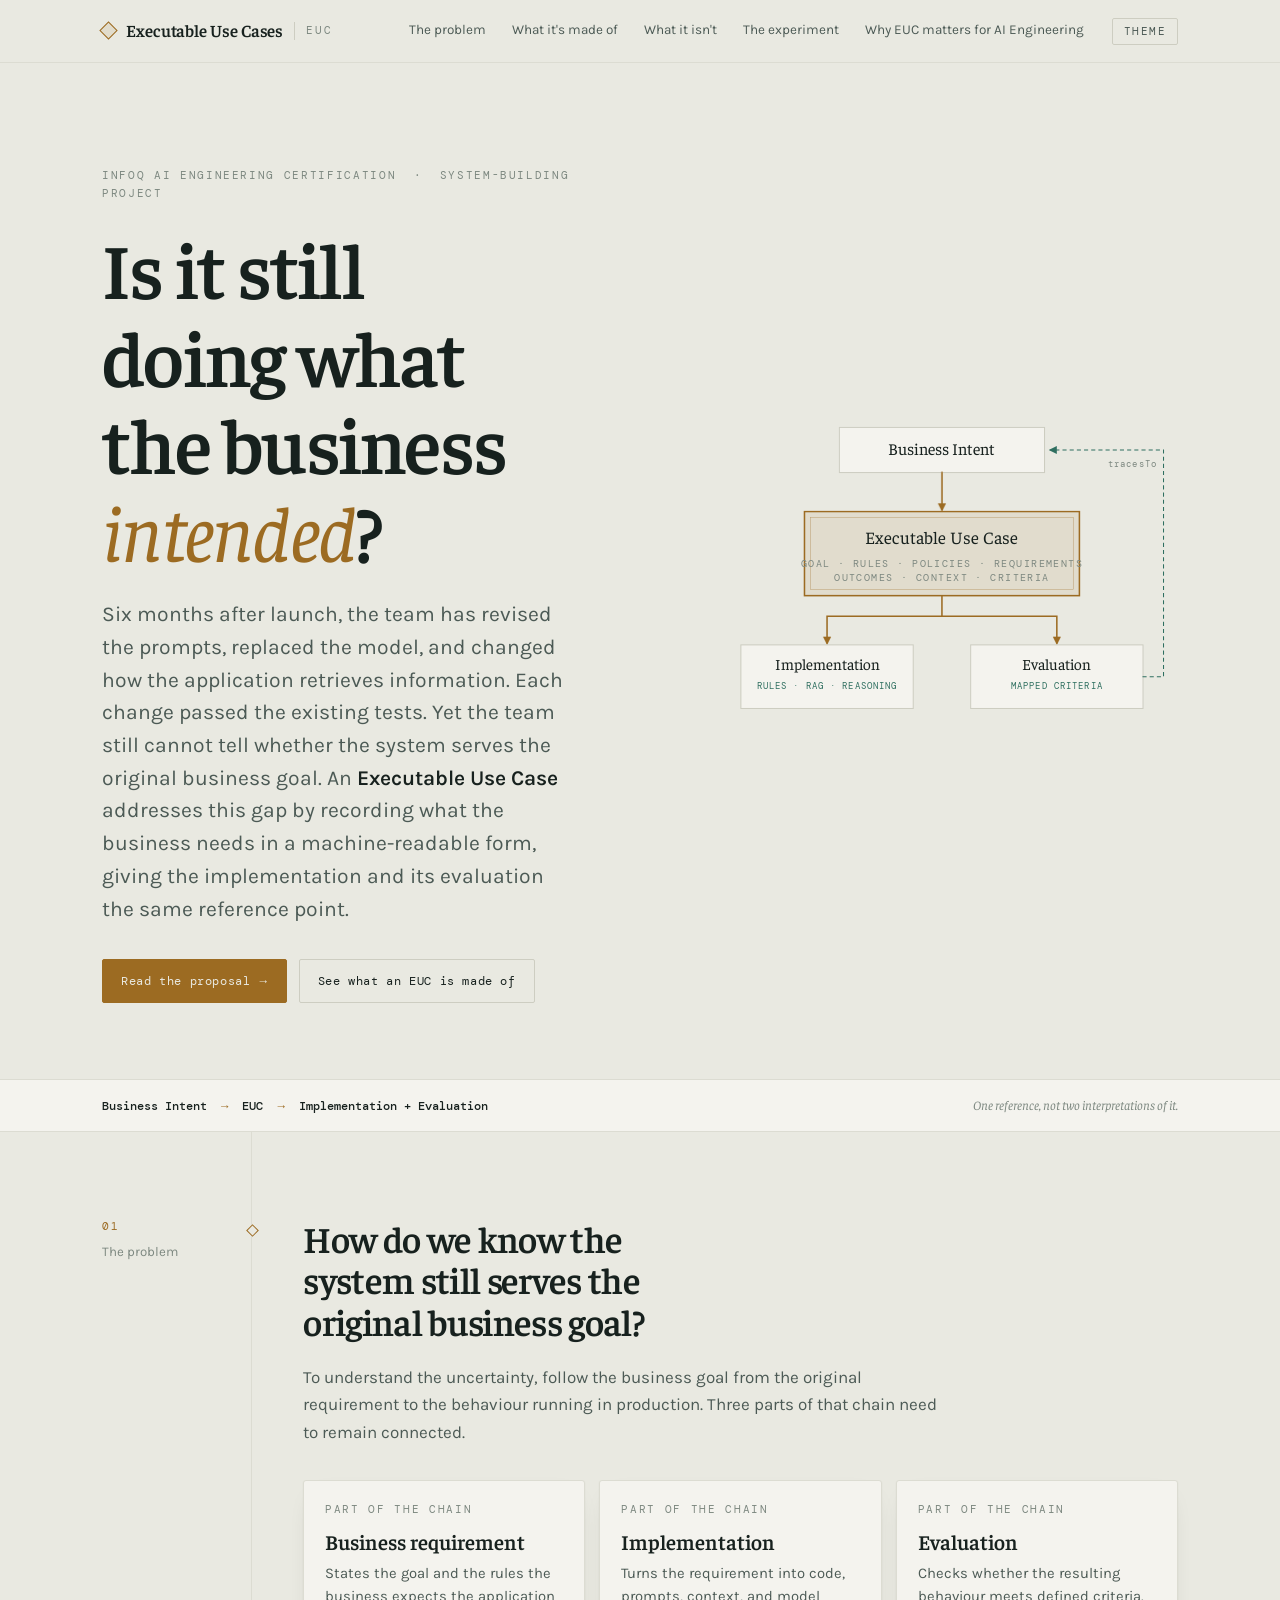
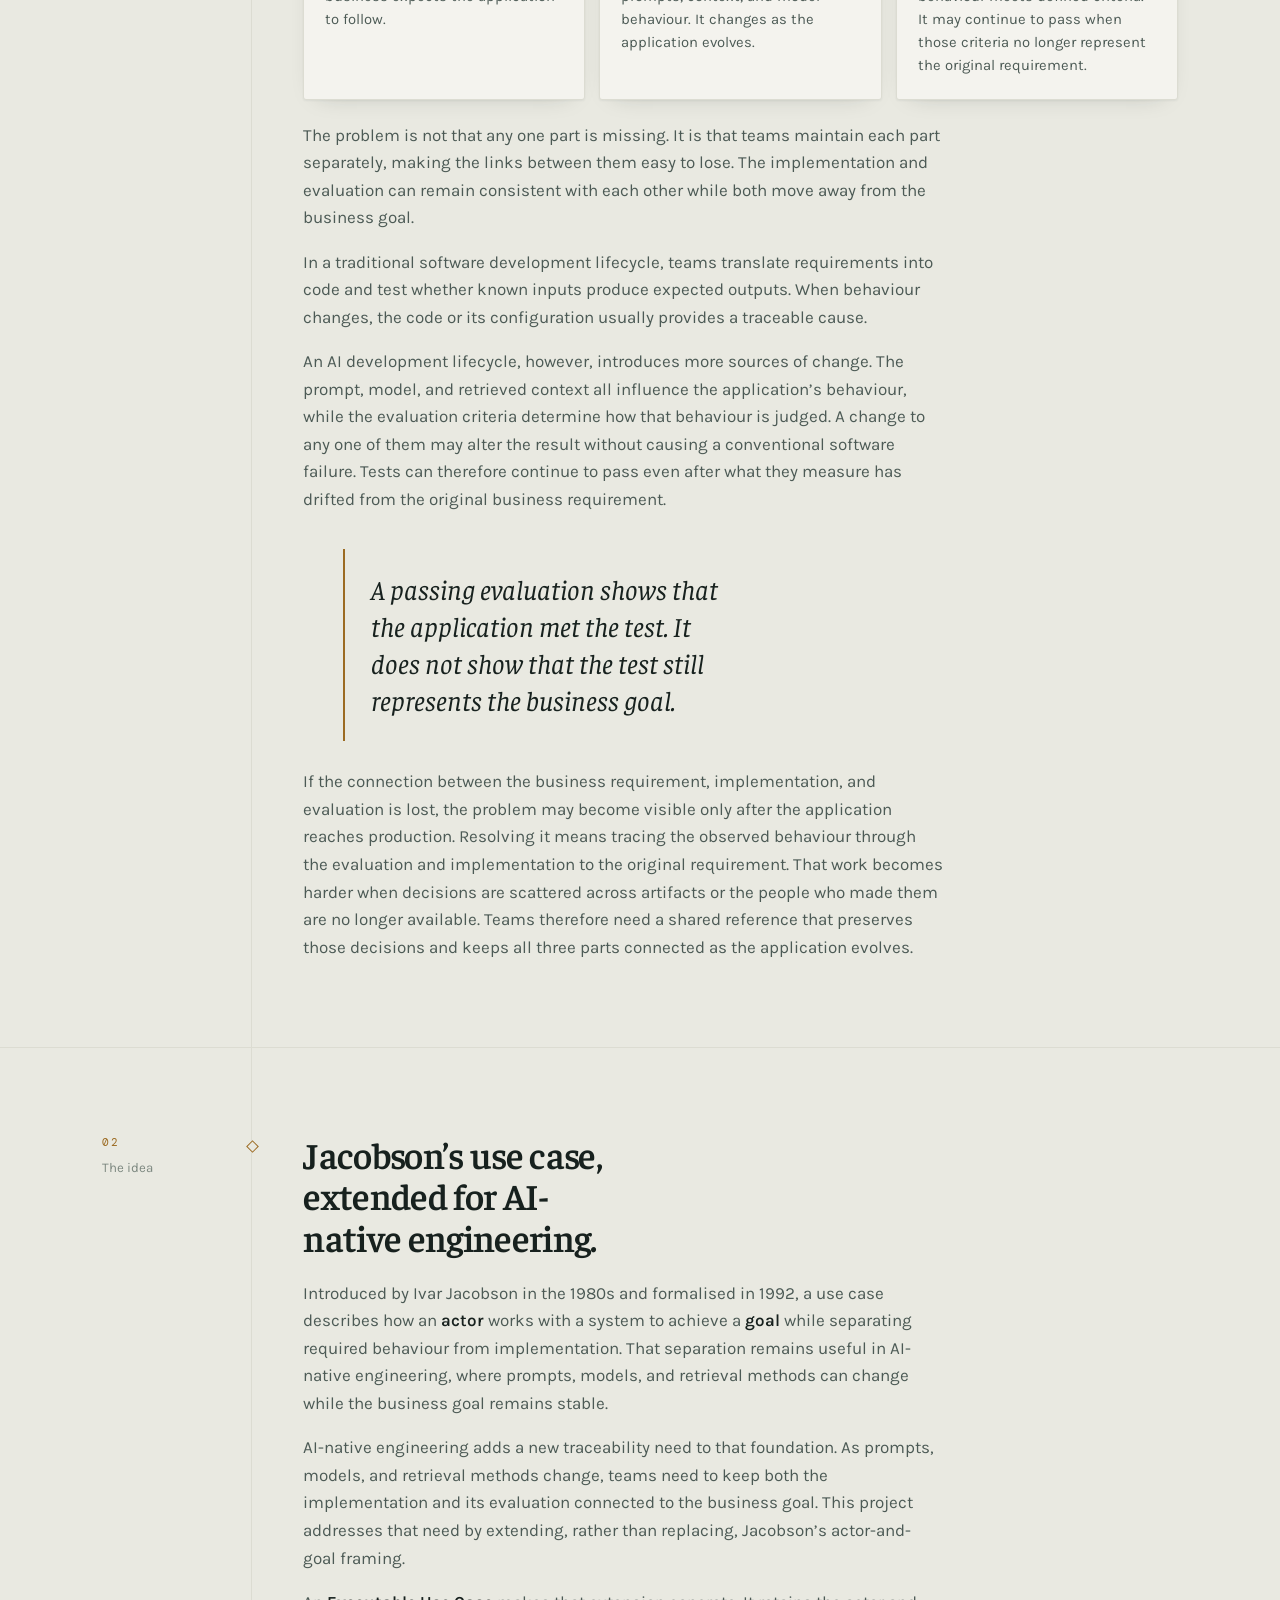
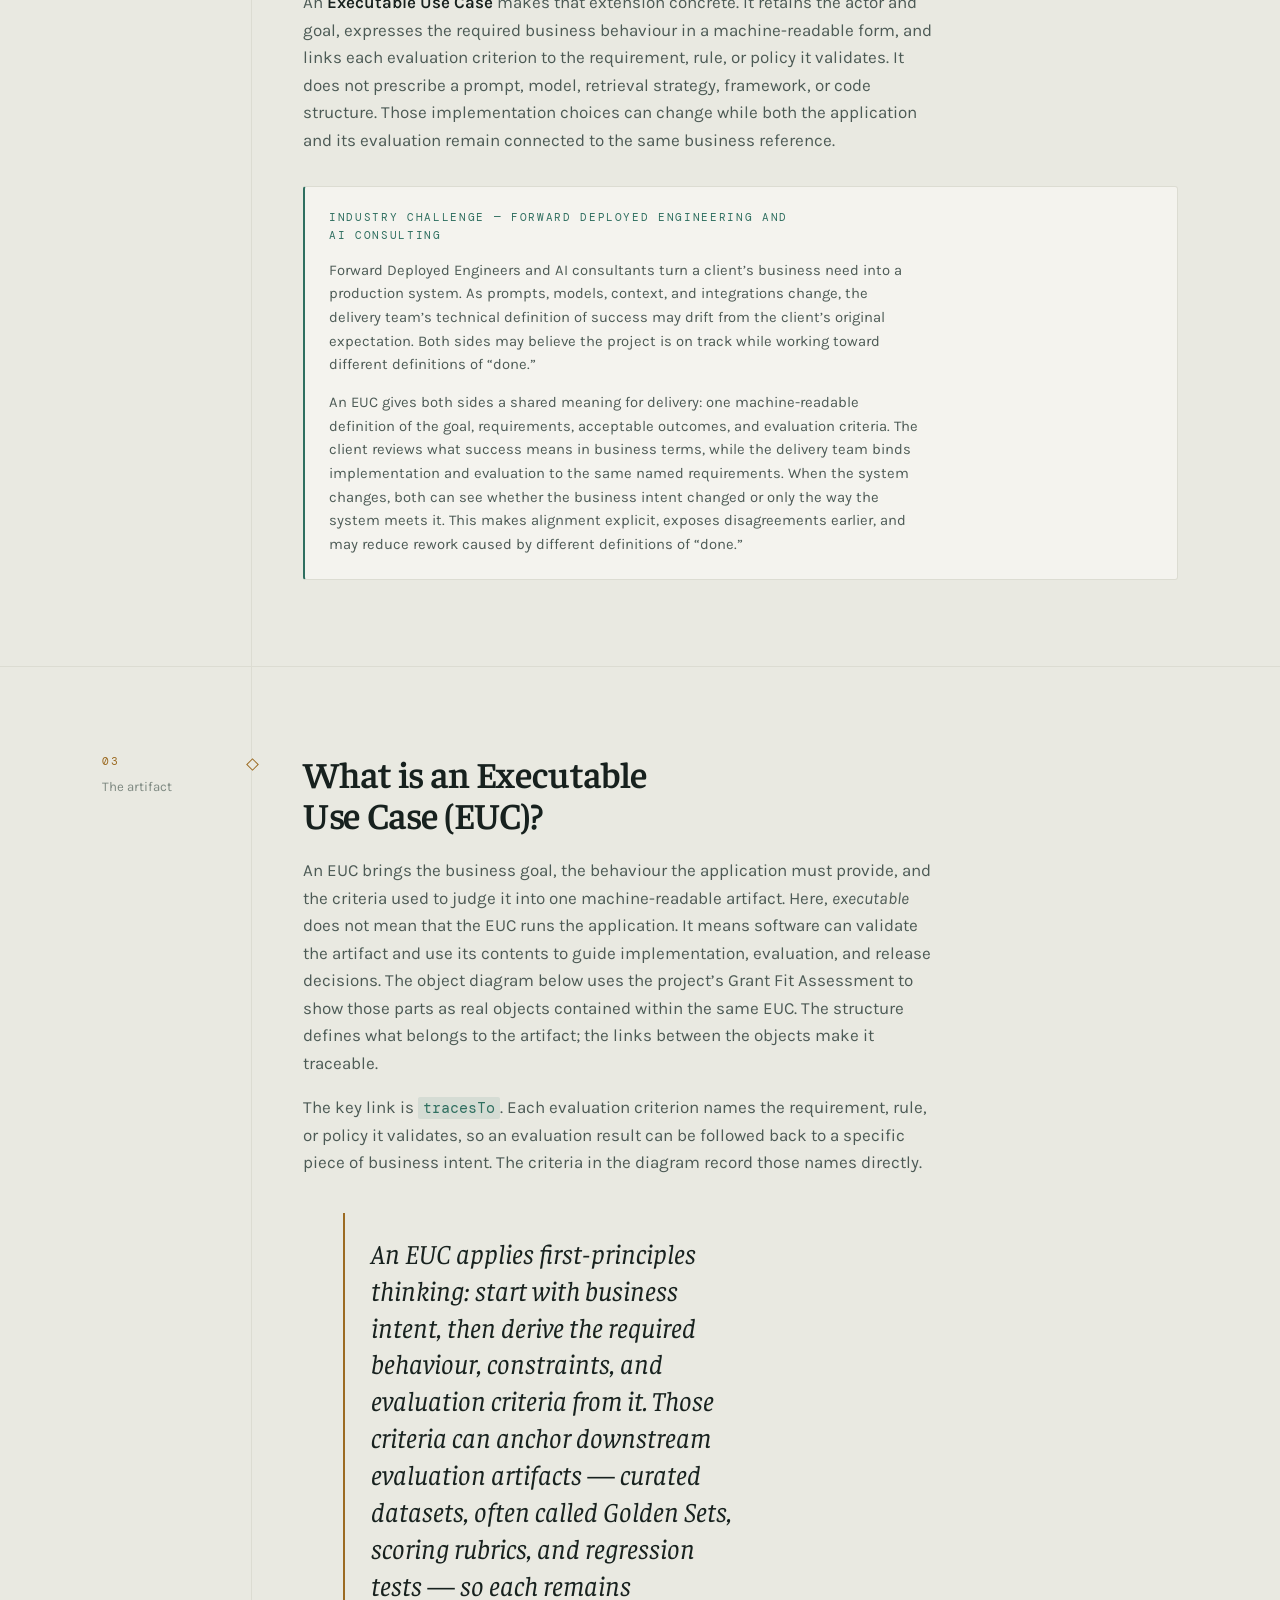
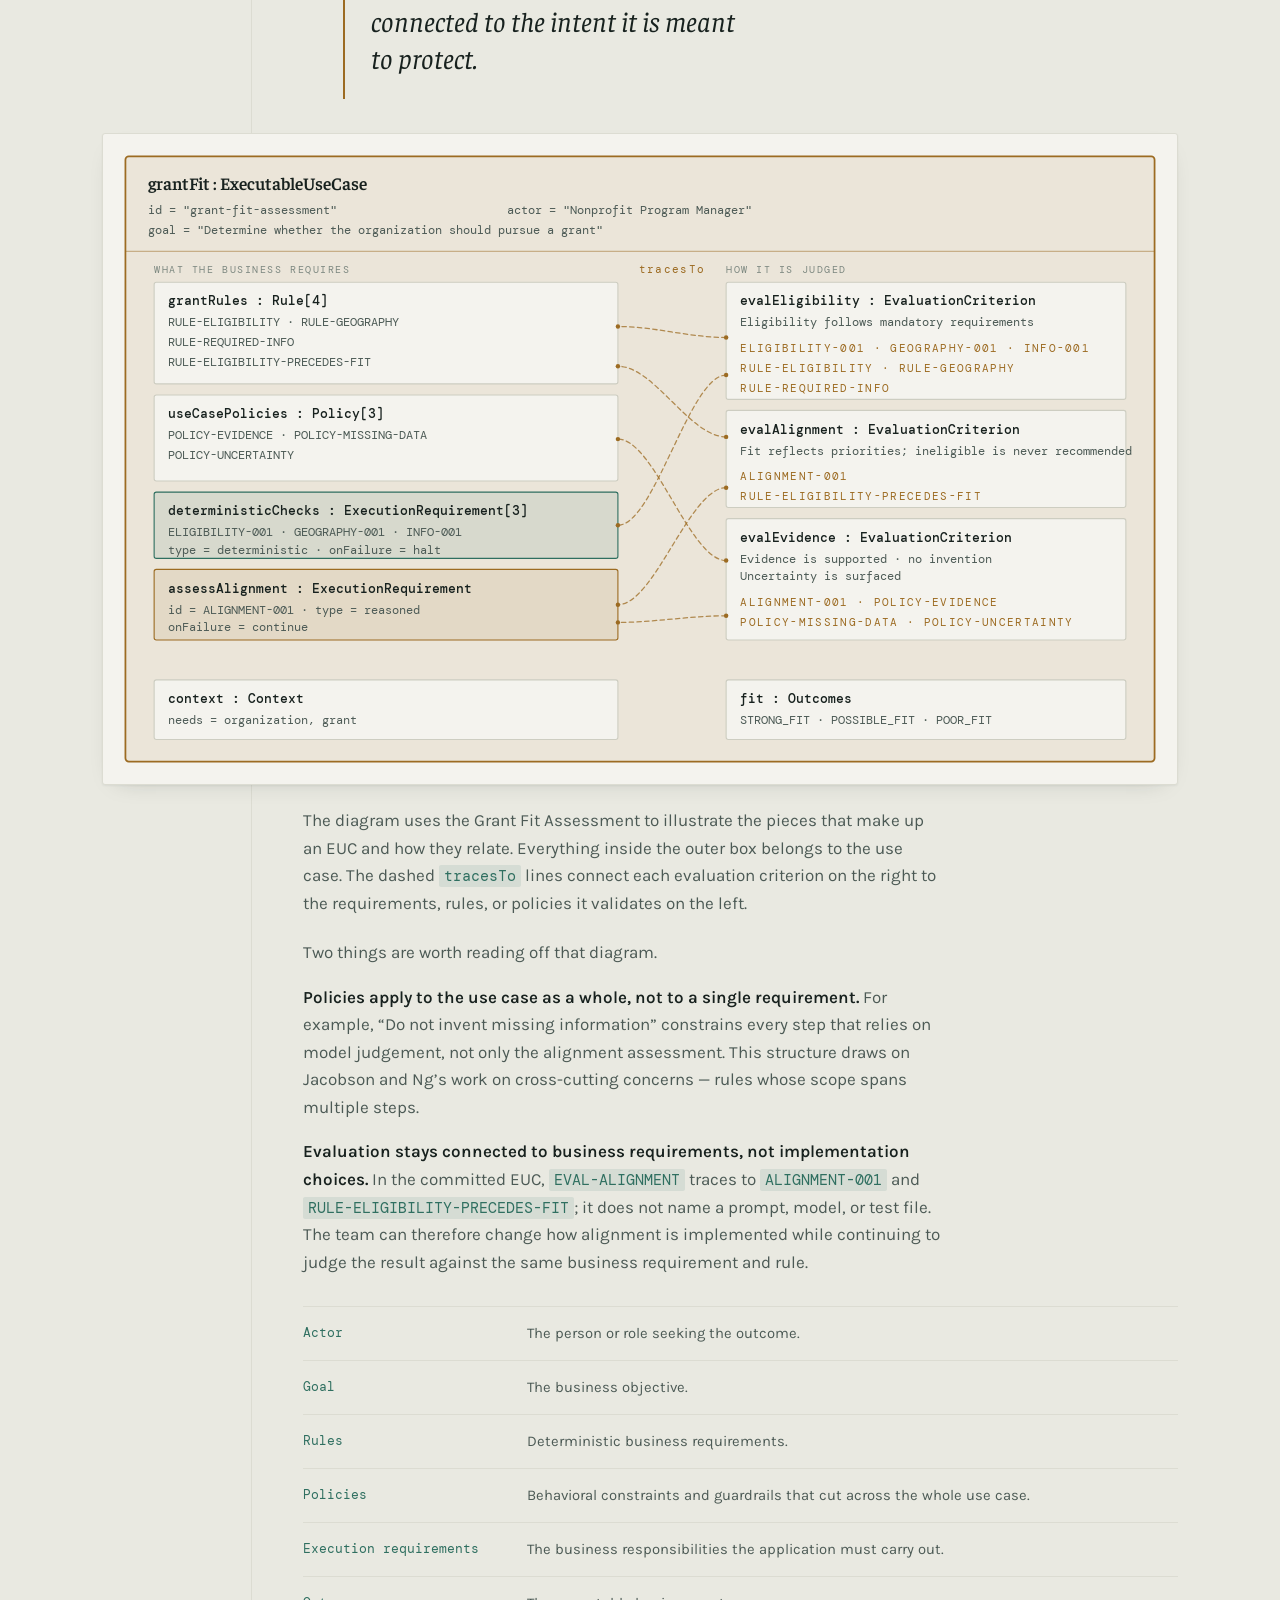
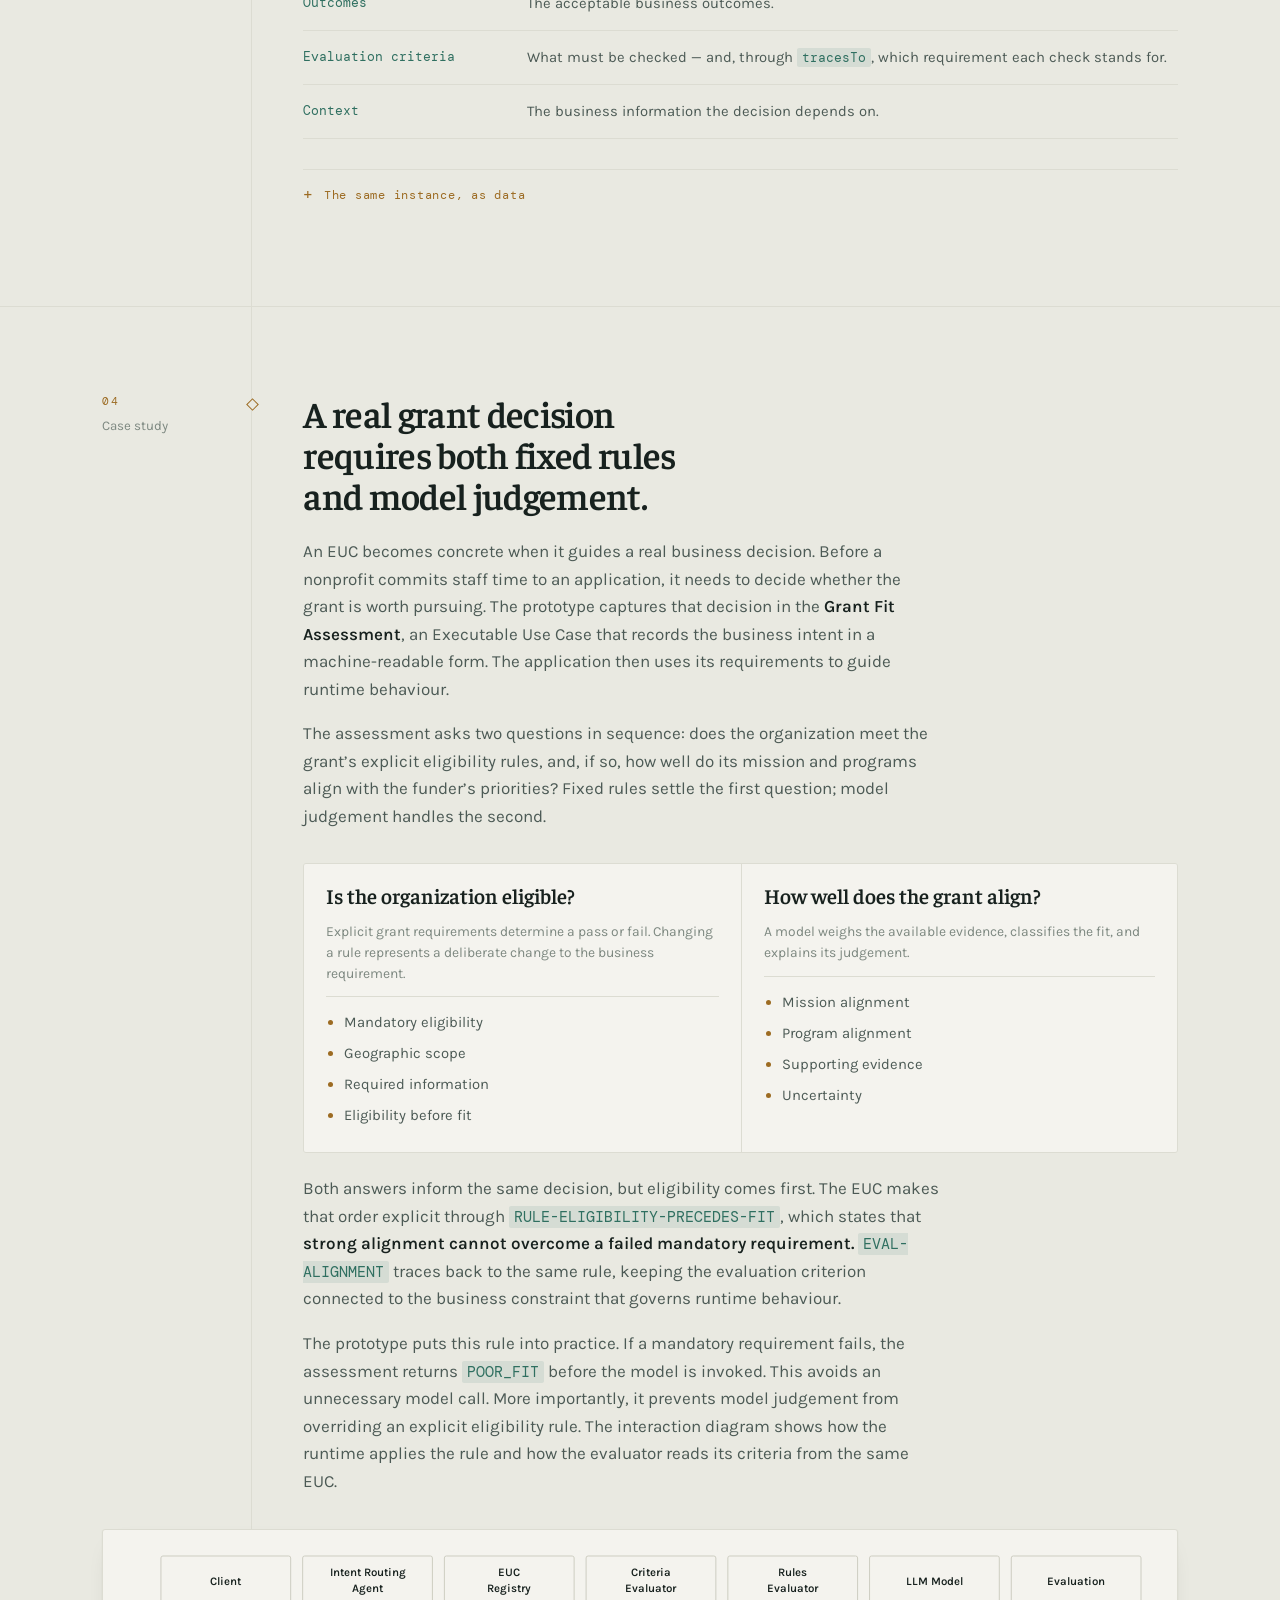
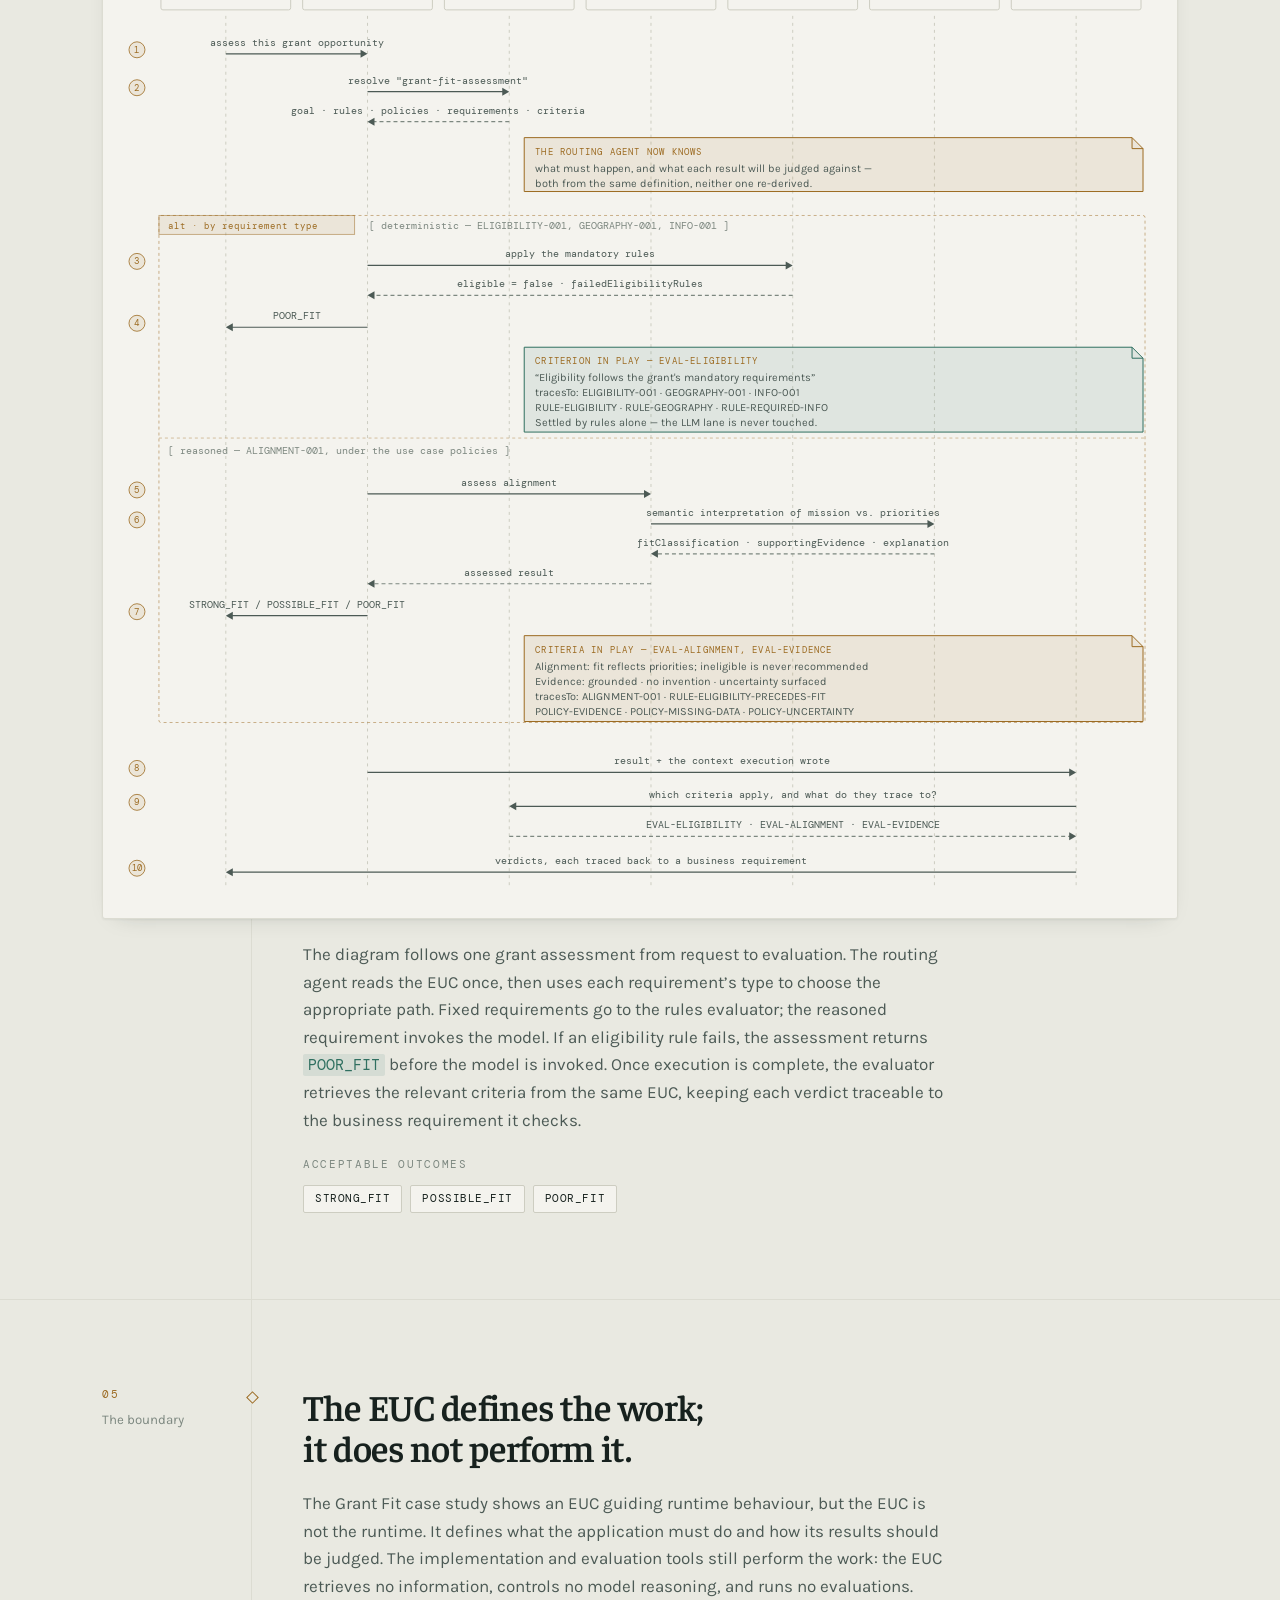
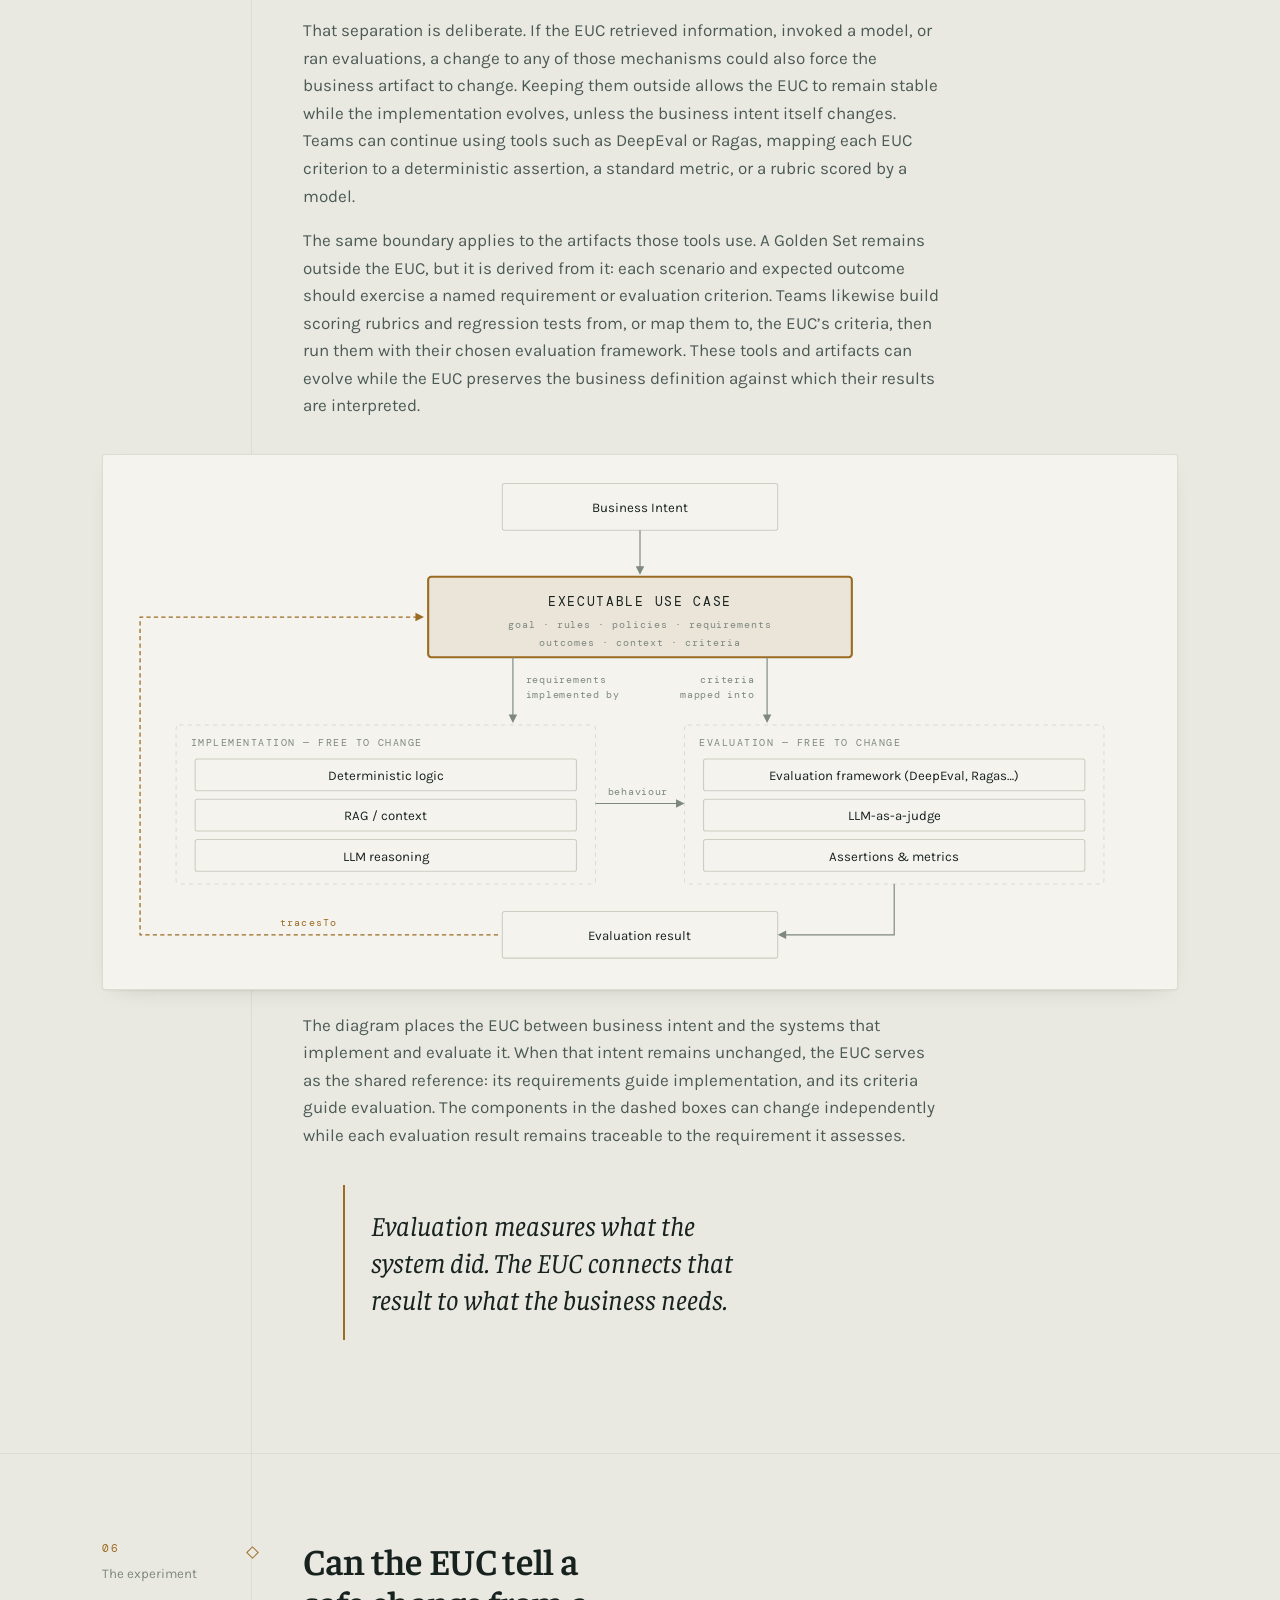
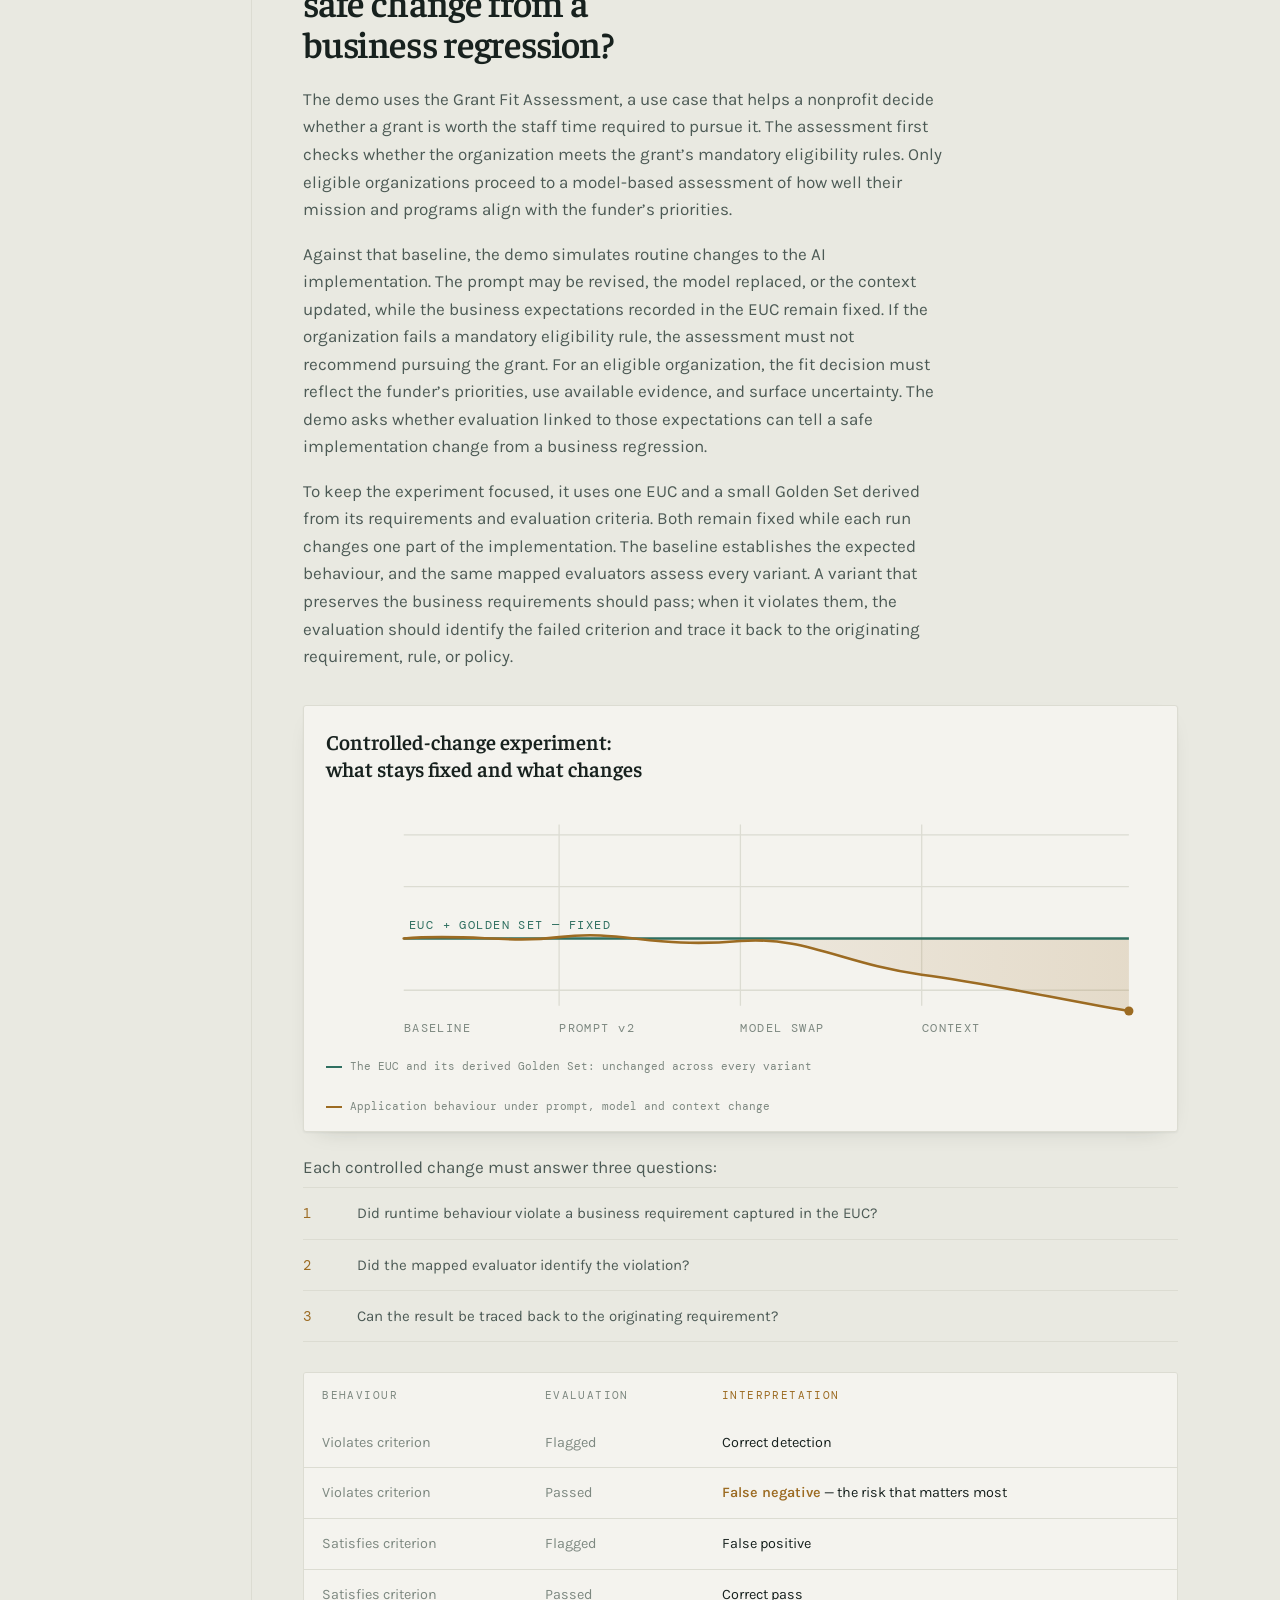
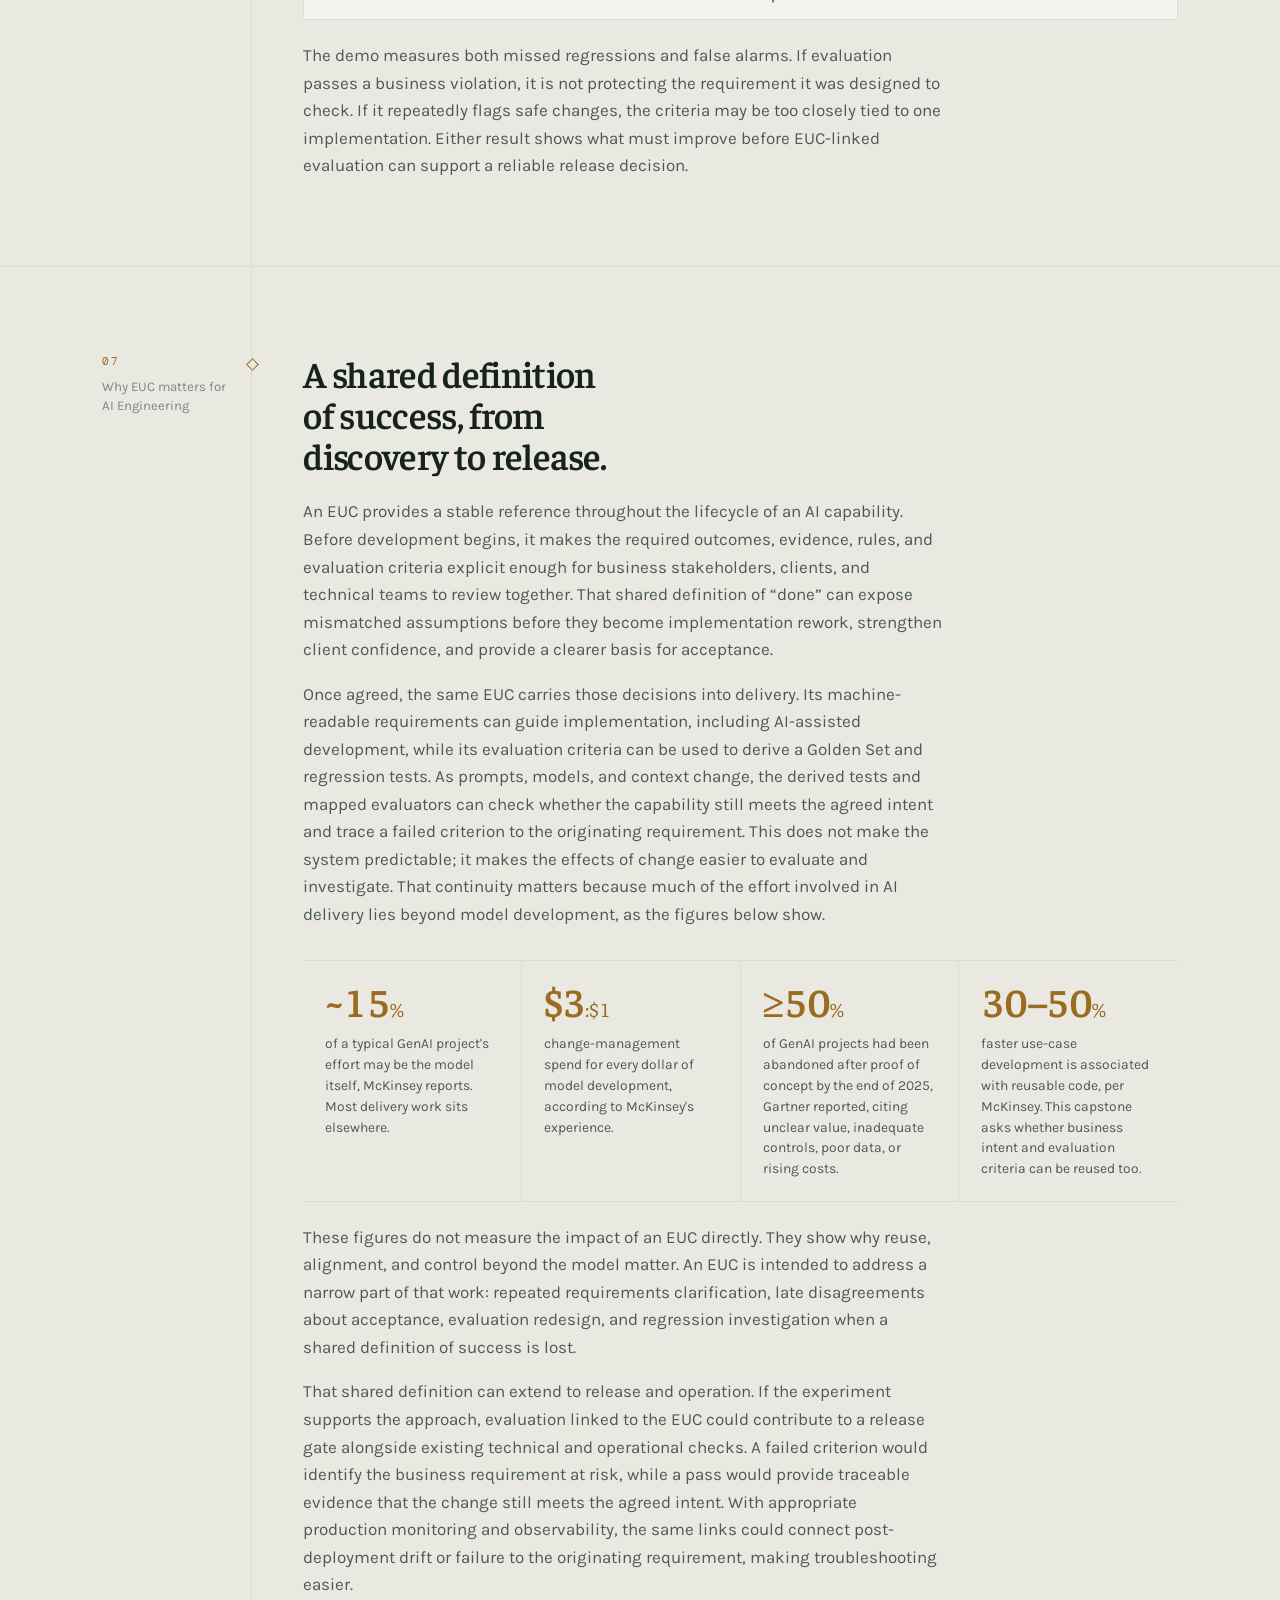
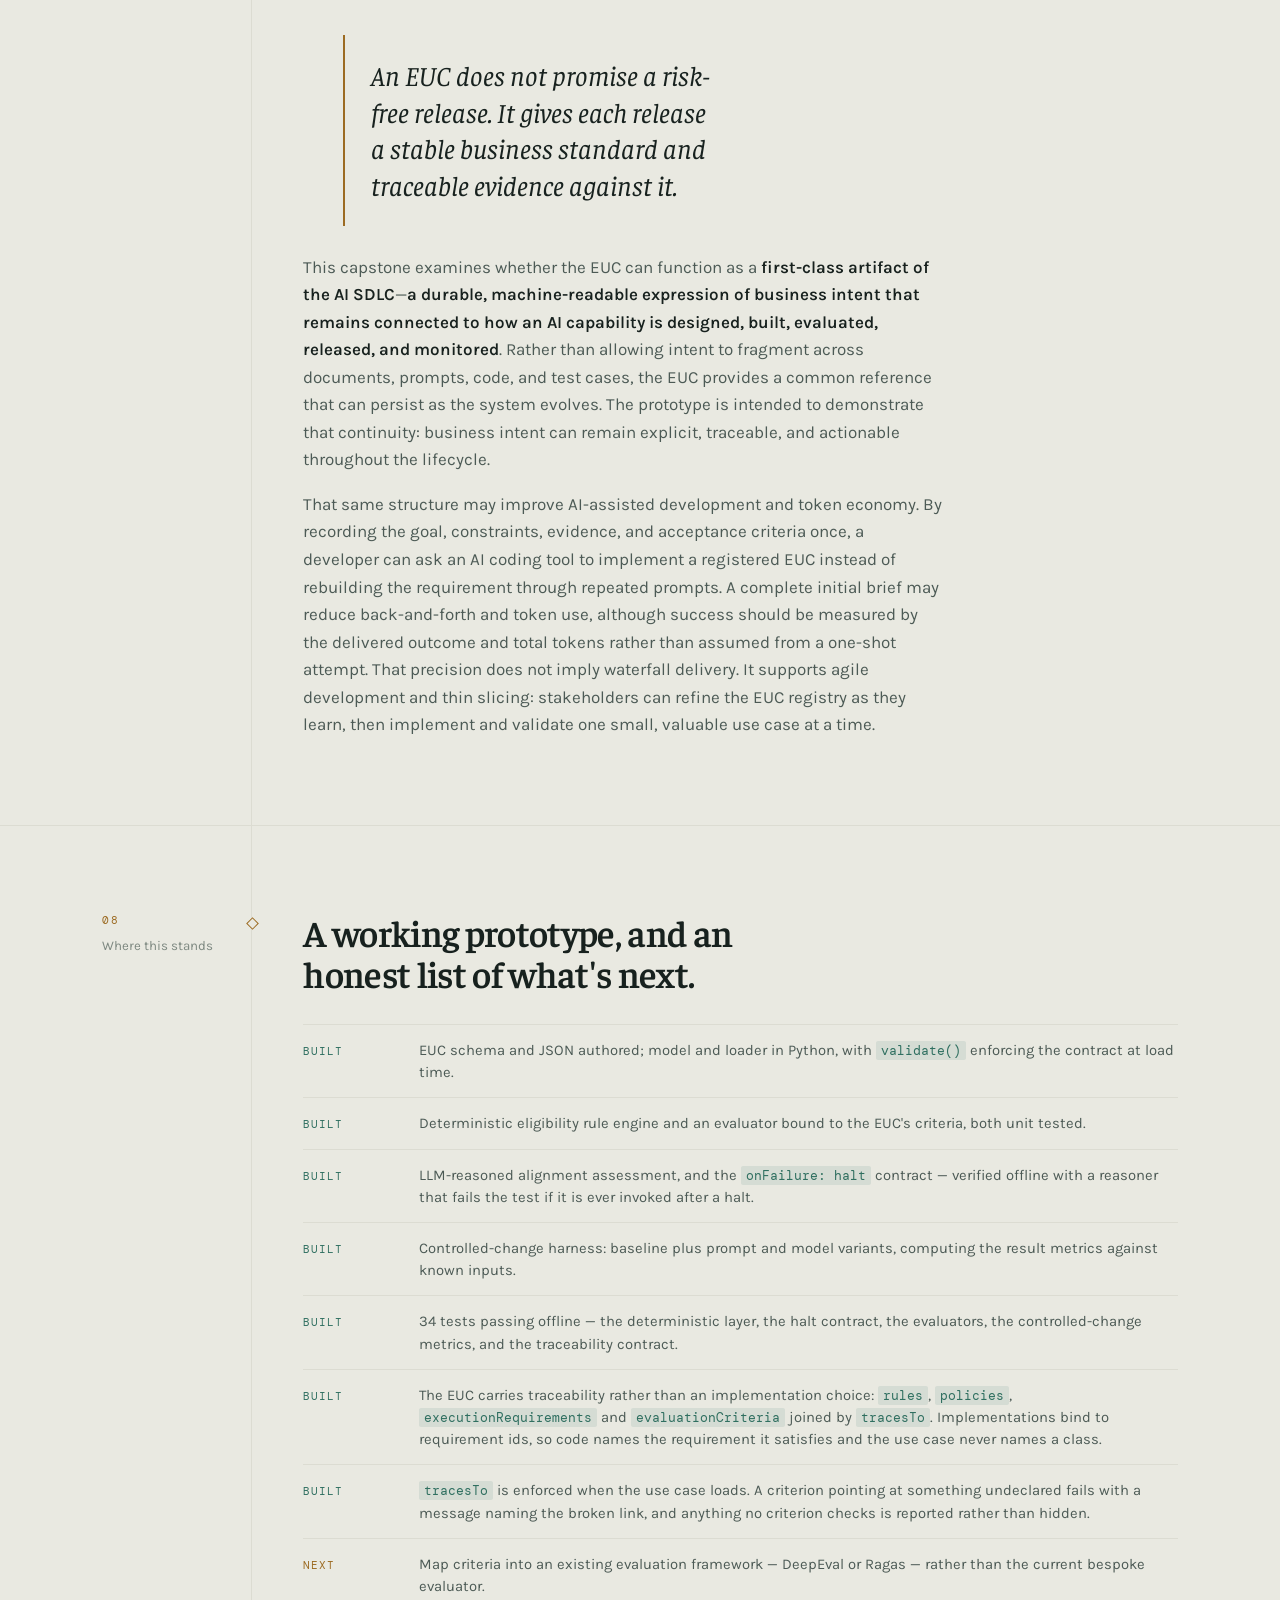
<file: site/index.html>
<!doctype html>
<html lang="en">
<head>
<meta charset="utf-8">
<meta name="viewport" content="width=device-width, initial-scale=1">
<title>Executable Use Cases</title>
<meta name="description" content="Can a machine-readable use case keep business intent, AI implementation and evaluation connected as the application evolves? A capstone experiment.">
<link rel="icon" href="data:image/svg+xml,%3Csvg%20xmlns%3D%27http%3A%2F%2Fwww.w3.org%2F2000%2Fsvg%27%20viewBox%3D%270%200%2032%2032%27%3E%3Crect%20width%3D%2732%27%20height%3D%2732%27%20fill%3D%27%23e9e9e1%27%2F%3E%3Crect%20x%3D%279%27%20y%3D%279%27%20width%3D%2714%27%20height%3D%2714%27%20fill%3D%27none%27%20stroke%3D%27%239c6b22%27%20stroke-width%3D%273%27%20transform%3D%27rotate%2845%2016%2016%29%27%2F%3E%3C%2Fsvg%3E">
<meta name="theme-color" content="#e9e9e1" media="(prefers-color-scheme: light)">
<meta name="theme-color" content="#101615" media="(prefers-color-scheme: dark)">
<meta property="og:type" content="website">
<meta property="og:title" content="Executable Use Cases">
<meta property="og:description" content="Can a machine-readable use case keep business intent, AI implementation and evaluation connected as the application evolves? A capstone experiment.">
<meta property="og:image" content="og-card.png">
<meta property="og:image:width" content="1200">
<meta property="og:image:height" content="630">
<meta property="og:image:alt" content="Executable Use Cases — Intent that outlives the model. A fixed datum line with a measured behaviour curve drifting away from it.">
<meta name="twitter:card" content="summary_large_image">
<meta name="twitter:title" content="Executable Use Cases">
<meta name="twitter:description" content="Can a machine-readable use case keep business intent, AI implementation and evaluation connected as the application evolves? A capstone experiment.">
<meta name="twitter:image" content="og-card.png">
<style>
/* ── Webfonts, subset to latin and embedded so the page has no network dependency ─ */
@font-face{font-family:'DM Mono';font-style:normal;font-weight:400;font-display:swap;src:url([data-uri]) format('woff2')}
@font-face{font-family:'DM Mono';font-style:normal;font-weight:500;font-display:swap;src:url([data-uri]) format('woff2')}
@font-face{font-family:'Faustina';font-style:italic;font-weight:400;font-display:swap;src:url([data-uri]) format('woff2')}
@font-face{font-family:'Faustina';font-style:normal;font-weight:400;font-display:swap;src:url([data-uri]) format('woff2')}
@font-face{font-family:'Faustina';font-style:normal;font-weight:600;font-display:swap;src:url([data-uri]) format('woff2')}
@font-face{font-family:'Karla';font-style:italic;font-weight:400;font-display:swap;src:url([data-uri]) format('woff2')}
@font-face{font-family:'Karla';font-style:normal;font-weight:400;font-display:swap;src:url([data-uri]) format('woff2')}
@font-face{font-family:'Karla';font-style:normal;font-weight:600;font-display:swap;src:url([data-uri]) format('woff2')}

/* ── Tokens: light is the base; dark redefines only these ─────────────── */
:root{
  --ground:#e9e9e1;
  --surface:#f4f3ee;
  --surface-2:#e2e2d8;
  --ink:#17211e;
  --ink-soft:#4c5a55;
  --ink-faint:#7d8880;
  --rule:#cdcdc1;
  --rule-soft:#dcdcd2;
  --brass:#9c6b22;
  --brass-lit:#b8802c;
  --brass-wash:rgba(156,107,34,.10);
  --verdigris:#2f6f60;
  --verdigris-wash:rgba(47,111,96,.10);
  --shadow:0 1px 2px rgba(23,33,30,.05),0 8px 24px -16px rgba(23,33,30,.28);
  --step--1:.815rem;
  --step-0:1.0625rem;
  --step-1:1.32rem;
  --step-2:1.72rem;
  --step-3:2.3rem;
  --step-4:3.1rem;
  --step-5:clamp(2.8rem,7.4vw,4.9rem);
  --rail:150px;
  --secgap:clamp(26px,4vw,54px);
  --gutter:clamp(20px,5vw,52px);
}
@media (prefers-color-scheme: dark){
  :root:not([data-theme="light"]){
    --ground:#101615;
    --surface:#18211f;
    --surface-2:#212b28;
    --ink:#e7e8e0;
    --ink-soft:#a5b0a9;
    --ink-faint:#6f7d76;
    --rule:#2b3633;
    --rule-soft:#222c2a;
    --brass:#d6a057;
    --brass-lit:#e6ba79;
    --brass-wash:rgba(214,160,87,.12);
    --verdigris:#5ea391;
    --verdigris-wash:rgba(94,163,145,.12);
    --shadow:0 1px 2px rgba(0,0,0,.4),0 10px 30px -18px rgba(0,0,0,.8);
  }
}
:root[data-theme="dark"]{
  --ground:#101615;
  --surface:#18211f;
  --surface-2:#212b28;
  --ink:#e7e8e0;
  --ink-soft:#a5b0a9;
  --ink-faint:#6f7d76;
  --rule:#2b3633;
  --rule-soft:#222c2a;
  --brass:#d6a057;
  --brass-lit:#e6ba79;
  --brass-wash:rgba(214,160,87,.12);
  --verdigris:#5ea391;
  --verdigris-wash:rgba(94,163,145,.12);
  --shadow:0 1px 2px rgba(0,0,0,.4),0 10px 30px -18px rgba(0,0,0,.8);
}

*,*::before,*::after{box-sizing:border-box}
html{-webkit-text-size-adjust:100%}
body{
  margin:0;
  background:var(--ground);
  color:var(--ink);
  font-family:"Karla","Helvetica Neue",Arial,sans-serif;
  font-size:var(--step-0);
  line-height:1.62;
  overflow-x:hidden;
}
h1,h2,h3,h4{font-family:"Faustina",Georgia,"Times New Roman",serif;font-weight:600;line-height:1.12;text-wrap:balance;margin:0}
p{margin:0}
a{color:inherit}
:focus-visible{outline:2px solid var(--brass);outline-offset:3px;border-radius:2px}

.skiplink{position:absolute;left:-9999px;top:0;z-index:100;background:var(--brass);color:var(--ground);font-family:"DM Mono",monospace;font-size:.8rem;padding:10px 16px;text-decoration:none}
.skiplink:focus{left:8px;top:8px}
.mono{font-family:"DM Mono",ui-monospace,"SF Mono",Menlo,monospace}
.eyebrow{
  font-family:"DM Mono",ui-monospace,Menlo,monospace;
  font-size:.69rem;letter-spacing:.15em;text-transform:uppercase;
  color:var(--ink-faint);
}
.wrap{max-width:1180px;margin:0 auto;padding-inline:var(--gutter)}

/* ── Masthead ─────────────────────────────────────────────────────────── */
.masthead{
  position:sticky;top:0;z-index:50;
  background:var(--ground);
  background:color-mix(in srgb,var(--ground) 88%,transparent);
  backdrop-filter:blur(9px);
  border-bottom:1px solid var(--rule-soft);
}
.masthead .wrap{display:flex;align-items:center;gap:28px;height:62px}
.mark{display:flex;align-items:center;gap:11px;text-decoration:none;margin-right:auto;flex-shrink:0}
.mark .datum{width:13px;height:13px;flex:none;transform:rotate(45deg);border:1.5px solid var(--brass);background:var(--brass-wash)}
.mark .name{font-family:"Faustina",Georgia,serif;font-size:1.07rem;font-weight:600;letter-spacing:-.005em}
.mark .abbr{font-family:"DM Mono",monospace;font-size:.66rem;letter-spacing:.17em;color:var(--ink-faint);border-left:1px solid var(--rule);padding-left:11px}
.navlinks{display:flex;gap:26px}
.navlinks a{
  font-size:.845rem;text-decoration:none;color:var(--ink-soft);
  padding-bottom:2px;border-bottom:1px solid transparent;transition:color .18s,border-color .18s;
}
.navlinks a:hover{color:var(--ink);border-bottom-color:var(--brass)}
.themetoggle{
  font-family:"DM Mono",monospace;font-size:.66rem;letter-spacing:.13em;text-transform:uppercase;
  background:transparent;border:1px solid var(--rule);color:var(--ink-soft);
  padding:6px 11px;border-radius:2px;cursor:pointer;transition:border-color .18s,color .18s;
}
.themetoggle:hover{border-color:var(--brass);color:var(--ink)}
@media (max-width:900px){.navlinks{display:none}}

/* ── Hero ─────────────────────────────────────────────────────────────── */
.hero{padding-block:clamp(56px,10vw,104px) clamp(44px,7vw,76px);position:relative;overflow:hidden}
.hero .wrap{display:grid;grid-template-columns:minmax(0,1.06fr) minmax(0,.94fr);gap:clamp(36px,6vw,72px);align-items:center}
.hero h1{font-size:var(--step-5);letter-spacing:-.022em;margin-block:20px 0}
.hero h1 em{font-style:italic;color:var(--brass);font-weight:400}
.hero .lede{margin-top:24px;font-size:var(--step-1);line-height:1.55;color:var(--ink-soft);max-width:36ch}
.hero .lede strong{color:var(--ink);font-weight:600}
.cta{display:flex;flex-wrap:wrap;gap:12px;margin-top:34px}
.btn{
  display:inline-flex;align-items:center;gap:9px;
  font-family:"DM Mono",monospace;font-size:.775rem;letter-spacing:.05em;
  text-decoration:none;padding:11px 18px;border-radius:2px;
  border:1px solid var(--brass);transition:background .18s,color .18s,transform .18s;
}
.btn-fill{background:var(--brass);color:var(--ground)}
.btn-fill:hover{background:var(--brass-lit);transform:translateY(-1px)}
.btn-line{color:var(--ink);border-color:var(--rule)}
.btn-line:hover{border-color:var(--brass);color:var(--brass);transform:translateY(-1px)}
.btn .arrow{transition:transform .18s}
.btn:hover .arrow{transform:translateX(3px)}
@media (max-width:860px){.hero .wrap{grid-template-columns:1fr}.hero .lede{max-width:none}}

/* the plate diagram */
.plate{width:100%;height:auto;display:block}
.plate .draw{stroke-dasharray:1;stroke-dashoffset:1;animation:draw 1.3s ease forwards}
.plate .draw.d2{animation-delay:.34s}
.plate .draw.d3{animation-delay:.62s}
.plate .fade{opacity:0;animation:fade .7s ease forwards}
.plate .fade.f2{animation-delay:.5s}
.plate .fade.f3{animation-delay:.78s}
.plate .fade.f4{animation-delay:.98s}
@keyframes draw{to{stroke-dashoffset:0}}
@keyframes fade{to{opacity:1}}

/* the datum strip under the hero */
.datumstrip{border-block:1px solid var(--rule-soft);background:var(--surface)}
.datumstrip .wrap{display:flex;flex-wrap:wrap;align-items:center;gap:14px 22px;padding-block:15px}
.datumstrip .chain{display:flex;align-items:center;gap:14px;flex-wrap:wrap;font-family:"DM Mono",monospace;font-size:.775rem;color:var(--ink-soft)}
.datumstrip .chain b{color:var(--ink);font-weight:500}
.datumstrip .chain span[aria-hidden]{color:var(--brass)}
.datumstrip .note{margin-left:auto;font-size:.8rem;color:var(--ink-faint);font-style:italic;font-family:"Faustina",serif}

/* ── Field: the continuous datum line ─────────────────────────────────── */
.field{position:relative}
.field::before{
  content:"";position:absolute;top:0;bottom:0;
  left:calc(50% - 590px + var(--gutter) + var(--rail) - 1px);
  width:1px;background:var(--rule-soft);
}
@media (max-width:1180px){.field::before{left:calc(var(--gutter) + var(--rail) - 1px)}}
@media (max-width:900px){.field::before{display:none}}

section.band{padding-block:clamp(52px,7vw,86px);border-top:1px solid var(--rule-soft);scroll-margin-top:74px}
section.band:first-child{border-top:none}
section.band > .wrap{display:grid;grid-template-columns:var(--rail) minmax(0,1fr);gap:var(--secgap)}
.rail{position:relative;padding-right:26px}
.rail::after{
  content:"";position:absolute;right:-5px;top:.44em;
  width:9px;height:9px;transform:rotate(45deg);
  background:var(--ground);border:1.5px solid var(--brass);
}
.rail .num{display:block;font-family:"DM Mono",monospace;font-size:.69rem;letter-spacing:.14em;color:var(--brass);margin-bottom:7px}
.rail .lbl{display:block;font-size:.83rem;color:var(--ink-faint);line-height:1.42}
@media (max-width:900px){
  section.band > .wrap{grid-template-columns:1fr;gap:20px}
  .rail{padding-right:0;display:flex;align-items:baseline;gap:12px}
  .rail::after{display:none}
  .rail .num{margin-bottom:0}
}

/* grid/flex children must be allowed to shrink below their content width */
section.band > .wrap > *,
.closing .wrap > *,
.stage > div,
.hero .wrap > *{min-width:0}

h2.tagline{font-size:var(--step-3);letter-spacing:-.018em;max-width:20ch}
h2.tagline em{font-style:italic;color:var(--brass);font-weight:400}
.prose{max-width:64ch;display:flex;flex-direction:column;gap:17px;margin-top:22px;color:var(--ink-soft)}
.prose strong{color:var(--ink);font-weight:600}
code{font-family:"DM Mono",ui-monospace,Menlo,monospace;font-size:.87em;color:var(--verdigris);background:var(--verdigris-wash);padding:1px 5px;border-radius:2px}

/* ── Reusable pieces ──────────────────────────────────────────────────── */
.cards{display:grid;grid-template-columns:repeat(auto-fit,minmax(238px,1fr));gap:14px;margin-top:34px}
.card{background:var(--surface);border:1px solid var(--rule-soft);border-radius:3px;padding:20px 21px 22px;box-shadow:var(--shadow)}
.card h3{font-size:var(--step-1);margin-bottom:8px}
.card p{font-size:.925rem;color:var(--ink-soft);line-height:1.55}
.card .tag{display:block;margin-bottom:11px}

.quote{
  margin-top:36px;padding:22px 0 22px 26px;border-left:2px solid var(--brass);
  font-family:"Faustina",Georgia,serif;font-size:var(--step-2);line-height:1.34;
  font-style:italic;max-width:28ch;text-wrap:balance;
}

/* stages */
.stages{margin-top:32px;display:flex;flex-direction:column;gap:0}
.stage{
  display:grid;grid-template-columns:38px minmax(0,1fr) auto;gap:20px;align-items:start;
  padding:19px 0;border-top:1px solid var(--rule-soft);
}
.stage:first-child{border-top:none}
.stage .g{font-family:"DM Mono",monospace;font-size:.9rem;color:var(--brass);padding-top:2px;font-variant-numeric:tabular-nums}
.stage .sid{font-family:"DM Mono",monospace;font-size:.9rem;letter-spacing:-.01em}
.stage .sdesc{font-size:.925rem;color:var(--ink-soft);margin-top:4px;max-width:56ch;line-height:1.5}
.stage .meta{display:flex;gap:8px;align-items:center;flex-wrap:wrap;justify-content:flex-end}
@media (max-width:660px){
  .stage{grid-template-columns:32px minmax(0,1fr);gap:14px}
  .stage .meta{grid-column:2;justify-content:flex-start;margin-top:9px}
}
.pill{
  font-family:"DM Mono",monospace;font-size:.66rem;letter-spacing:.09em;text-transform:uppercase;
  padding:3px 9px;border-radius:2px;white-space:nowrap;border:1px solid transparent;
}
.pill.det{color:var(--verdigris);background:var(--verdigris-wash);border-color:var(--rule);border-color:color-mix(in srgb,var(--verdigris) 32%,transparent)}
.pill.rea{color:var(--brass);background:var(--brass-wash);border-color:var(--rule);border-color:color-mix(in srgb,var(--brass) 34%,transparent)}
.pill.halt{color:var(--ink-faint);border-color:var(--rule)}
.pill.out{color:var(--ink);border-color:var(--rule);background:var(--surface);text-transform:none;letter-spacing:.05em;white-space:normal;line-height:1.5;padding:5px 11px}
.chips{display:flex;flex-wrap:wrap;gap:8px}

/* code */
.codeblock{
  margin-top:26px;background:var(--surface);border:1px solid var(--rule-soft);border-radius:3px;
  overflow-x:auto;box-shadow:var(--shadow);
}
.codeblock .head{
  display:flex;align-items:center;gap:10px;padding:9px 16px;border-bottom:1px solid var(--rule-soft);
  font-family:"DM Mono",monospace;font-size:.7rem;letter-spacing:.08em;color:var(--ink-faint);
  position:sticky;left:0;
}
.codeblock pre{margin:0;padding:17px 18px;font-family:"DM Mono",monospace;font-size:.79rem;line-height:1.72}
.codeblock .k{color:var(--verdigris)}
.codeblock .s{color:var(--brass)}
.codeblock .c{color:var(--ink-faint)}

/* field table */
.ftable{margin-top:30px;border-top:1px solid var(--rule-soft)}
.frow{display:grid;grid-template-columns:minmax(0,200px) minmax(0,1fr);gap:24px;padding:15px 0;border-bottom:1px solid var(--rule-soft)}
.frow dt{font-family:"DM Mono",monospace;font-size:.82rem;color:var(--verdigris)}
.frow dd{margin:0;font-size:.925rem;color:var(--ink-soft);line-height:1.55}
@media (max-width:660px){.frow{grid-template-columns:1fr;gap:5px}}

/* gauge */
.gauge{margin-top:34px;background:var(--surface);border:1px solid var(--rule-soft);border-radius:3px;padding:22px 22px 16px;box-shadow:var(--shadow)}
.gauge .gtitle{font-size:var(--step-1);line-height:1.3;margin-bottom:14px;max-width:38ch}
.gauge svg{width:100%;height:auto;display:block}
.gauge .legend{display:flex;gap:22px;flex-wrap:wrap;margin-top:14px;font-family:"DM Mono",monospace;font-size:.7rem;color:var(--ink-faint)}
.gauge .legend i{display:inline-block;width:16px;height:0;border-top-width:2px;margin-right:8px;vertical-align:middle}
.reveal .measured{stroke-dasharray:640;stroke-dashoffset:640;transition:stroke-dashoffset 1.9s cubic-bezier(.4,0,.2,1)}
.reveal.on .measured{stroke-dashoffset:0}
.reveal .band-fill{opacity:0;transition:opacity 1s ease .9s}
.reveal.on .band-fill{opacity:1}

/* metrics */
.metrics{display:grid;grid-template-columns:repeat(auto-fit,minmax(216px,1fr));gap:0;margin-top:32px;border-top:1px solid var(--rule-soft)}
.metric{padding:18px 20px 20px;border-bottom:1px solid var(--rule-soft);border-right:1px solid var(--rule-soft)}
.metric:last-child{border-right:none}
.metric .mname{font-family:"Faustina",serif;font-size:1.16rem;line-height:1.25;font-weight:600;margin-bottom:9px;display:block;text-wrap:balance}
.metric p{font-size:.885rem;color:var(--ink-soft);line-height:1.52}

/* split */
.split{display:grid;grid-template-columns:1fr 1fr;gap:0;margin-top:32px;border:1px solid var(--rule-soft);border-radius:3px;overflow:hidden}
.split > div{padding:20px 22px 24px;background:var(--surface)}
.split > div + div{border-left:1px solid var(--rule-soft)}
.split h3{font-size:var(--step-1);margin-bottom:14px}
.split ul{margin:0;padding-left:18px;display:flex;flex-direction:column;gap:7px;font-size:.925rem;color:var(--ink-soft)}
.split li::marker{color:var(--brass)}
@media (max-width:660px){.split{grid-template-columns:1fr}.split > div + div{border-left:none;border-top:1px solid var(--rule-soft)}}

/* comparison */
.compare{margin-top:30px;overflow-x:auto;border:1px solid var(--rule-soft);border-radius:3px}
.compare table{border-collapse:collapse;width:100%;min-width:600px;background:var(--surface)}
.compare th,.compare td{text-align:left;padding:14px 18px;border-bottom:1px solid var(--rule-soft);font-size:.9rem;vertical-align:top;line-height:1.5}
.compare thead th{
  font-family:"DM Mono",monospace;font-size:.68rem;letter-spacing:.13em;text-transform:uppercase;
  color:var(--ink-faint);font-weight:400;
}
.compare thead th:last-child{color:var(--brass)}
.compare tbody th{font-weight:400;color:var(--ink-faint);font-size:.85rem;width:22%}
.compare td{color:var(--ink-soft)}
.compare td:last-child{color:var(--ink)}
.compare tr:last-child th,.compare tr:last-child td{border-bottom:none}

/* status */
.status{margin-top:30px;display:flex;flex-direction:column;gap:0;border-top:1px solid var(--rule-soft)}
.sitem{display:grid;grid-template-columns:96px minmax(0,1fr);gap:20px;padding:14px 0;border-bottom:1px solid var(--rule-soft);align-items:baseline}
.sitem .st{font-family:"DM Mono",monospace;font-size:.66rem;letter-spacing:.1em;text-transform:uppercase}
.sitem.done .st{color:var(--verdigris)}
.sitem.open .st{color:var(--brass)}
.sitem p{font-size:.925rem;color:var(--ink-soft);line-height:1.5}
@media (max-width:660px){.sitem{grid-template-columns:1fr;gap:5px}}

/* closing */
.closing{border-top:1px solid var(--rule-soft);background:var(--surface);padding-block:clamp(56px,8vw,88px)}
.closing .wrap{display:grid;grid-template-columns:var(--rail) minmax(0,1fr);gap:clamp(26px,4vw,54px)}
.closing h2{font-size:var(--step-3);letter-spacing:-.018em;max-width:22ch}
.closing h2 em{font-style:italic;color:var(--brass);font-weight:400}
@media (max-width:900px){.closing .wrap{grid-template-columns:1fr}}

footer{border-top:1px solid var(--rule-soft);padding-block:30px 40px}
footer .wrap{display:flex;flex-wrap:wrap;gap:16px 34px;align-items:baseline}
footer p{font-size:.83rem;color:var(--ink-faint);max-width:52ch}
footer .flinks{margin-left:auto;display:flex;gap:22px;flex-wrap:wrap}
footer a{font-family:"DM Mono",monospace;font-size:.74rem;color:var(--ink-soft);text-decoration:none;border-bottom:1px solid var(--rule)}
footer a:hover{color:var(--brass);border-bottom-color:var(--brass)}

@media (prefers-reduced-motion: reduce){
  *,*::before,*::after{animation-duration:.001ms !important;animation-delay:0ms !important;transition-duration:.001ms !important}
  .plate .fade{opacity:1}
  .plate .draw{stroke-dashoffset:0}
  .reveal .measured{stroke-dashoffset:0}
  .reveal .band-fill{opacity:1}
}

/* ── Figures & diagrams ───────────────────────────────────────────────── */
figure.figure{margin:34px 0 0;display:flex;flex-direction:column;gap:0}
/* Diagrams need more room than the prose column: above the stacking
   breakpoint they pull left across the rail to use the full container. */
@media (min-width:901px){
  figure.figure{margin-left:calc(-1 * (var(--rail) + var(--secgap)))}
}
.figbody{
  background:var(--surface);border:1px solid var(--rule-soft);border-radius:3px;
  padding:18px;overflow-x:auto;box-shadow:var(--shadow);
  /* the datum line is absolutely positioned, so it would otherwise paint over
     a figure that spans the rail — lift the panel above it */
  position:relative;z-index:1;
}
.figbody svg{display:block;width:100%;height:auto;min-width:660px}
figure.figure figcaption{
  margin-top:11px;font-size:.845rem;line-height:1.55;color:var(--ink-faint);max-width:68ch;
}
figure.figure figcaption code{font-size:.85em}
.fignote{margin-top:12px;font-size:.87rem;line-height:1.55;color:var(--ink-soft);max-width:68ch}

/* object diagram type */
.objdiag .oeuc{font-family:"Faustina",serif;font-size:16px;font-weight:600;fill:var(--ink)}
.objdiag .onm{font-family:"DM Mono",monospace;font-size:11.5px;font-weight:500;fill:var(--ink)}
.objdiag .oat{font-family:"DM Mono",monospace;font-size:10.5px;fill:var(--ink-soft)}
.objdiag .ogrp{font-family:"DM Mono",monospace;font-size:9.5px;letter-spacing:1.4px;fill:var(--ink-faint)}
.objdiag .otrace{font-family:"DM Mono",monospace;font-size:10px;letter-spacing:1.2px;fill:var(--brass)}
.objdiag .trace{fill:none;stroke:var(--brass);stroke-width:1.15;stroke-dasharray:4 3;stroke-linecap:round;opacity:.75}
.objdiag .tracepoint{fill:var(--brass)}

/* context diagram type */
.ctxdiag .ceuc{font-family:"DM Mono",monospace;font-size:12.5px;letter-spacing:1.6px;fill:var(--ink)}
.ctxdiag .cnm{font-family:"Karla",sans-serif;font-size:12.5px;fill:var(--ink)}
.ctxdiag .csub{font-family:"DM Mono",monospace;font-size:9.5px;letter-spacing:.9px;fill:var(--ink-faint)}
.ctxdiag .cgrp{font-family:"DM Mono",monospace;font-size:9.5px;letter-spacing:1.4px;fill:var(--ink-faint)}
.ctxdiag .cedge{fill:none;stroke:var(--ink-faint);stroke-width:1.1}
.ctxdiag .cedgehead{fill:var(--ink-faint)}
.ctxdiag .cedgelbl{font-family:"DM Mono",monospace;font-size:9px;letter-spacing:.7px;fill:var(--ink-faint)}
.ctxdiag .ctrace{fill:none;stroke:var(--brass);stroke-width:1.2;stroke-dasharray:4 3}
.ctxdiag .ctracehead{fill:var(--brass)}
.ctxdiag .ctracelbl{font-family:"DM Mono",monospace;font-size:9.5px;letter-spacing:1.1px;fill:var(--brass)}

/* interaction diagram type */
.seqdiag .snm{font-family:"Karla",sans-serif;font-size:11.5px;font-weight:600;fill:var(--ink)}
.seqdiag .slife{stroke:var(--rule);stroke-width:1;stroke-dasharray:3 4}
.seqdiag .smsg{fill:none;stroke:var(--ink-soft);stroke-width:1.2}
.seqdiag .smsg.dash{stroke:var(--ink-faint);stroke-dasharray:4 3}
.seqdiag .smsghead{fill:var(--ink-soft)}
.seqdiag .slbl{font-family:"DM Mono",monospace;font-size:10px;fill:var(--ink-soft)}
.seqdiag .snumbg{fill:var(--brass-wash);stroke:var(--brass);stroke-width:.8}
.seqdiag .snum{font-family:"DM Mono",monospace;font-size:9px;fill:var(--brass)}
.seqdiag .salt{font-family:"DM Mono",monospace;font-size:9.5px;letter-spacing:1px;fill:var(--brass)}
.seqdiag .sguard{font-family:"DM Mono",monospace;font-size:10px;fill:var(--ink-faint)}
.seqdiag .snotet{font-family:"DM Mono",monospace;font-size:9px;letter-spacing:1.2px;fill:var(--brass)}
.seqdiag .snote{font-family:"Karla",sans-serif;font-size:11px;fill:var(--ink-soft)}
.figbody svg.seqdiag{min-width:760px}

/* ── Callout ──────────────────────────────────────────────────────────── */
.callout{
  margin-top:32px;padding:22px 24px;border:1px solid var(--rule-soft);border-left:2px solid var(--verdigris);
  border-radius:3px;background:var(--surface);display:flex;flex-direction:column;gap:14px;
}
.callout p{font-size:.925rem;line-height:1.6;color:var(--ink-soft);max-width:66ch}
.callout p.eyebrow{color:var(--verdigris);font-size:.69rem}
.callout em{color:var(--ink)}

/* ── Disclosure ───────────────────────────────────────────────────────── */
.disclose{margin-top:30px;border-top:1px solid var(--rule-soft)}
.disclose>summary{
  cursor:pointer;padding:15px 0;list-style:none;
  font-family:"DM Mono",monospace;font-size:.775rem;letter-spacing:.06em;color:var(--brass);
  display:flex;align-items:center;gap:10px;
}
.disclose>summary::-webkit-details-marker{display:none}
.disclose>summary::before{content:"+";font-size:1rem;line-height:1}
.disclose[open]>summary::before{content:"–"}
.disclose>summary:hover{color:var(--brass-lit)}

/* ── Split, extended ──────────────────────────────────────────────────── */
.split .splitsub{
  font-size:.865rem;line-height:1.5;color:var(--ink-faint);margin-bottom:14px;
  padding-bottom:13px;border-bottom:1px solid var(--rule-soft);
}

/* ── Numbered steps ───────────────────────────────────────────────────── */
ol.steps{
  margin:6px 0 0;padding:0;list-style:none;counter-reset:s;
  display:flex;flex-direction:column;gap:0;border-top:1px solid var(--rule-soft);
}
ol.steps li{
  counter-increment:s;display:grid;grid-template-columns:38px 1fr;gap:16px;align-items:baseline;
  padding:13px 0;border-bottom:1px solid var(--rule-soft);
  font-size:.94rem;color:var(--ink-soft);
}
ol.steps li::before{
  content:counter(s);font-family:"DM Mono",monospace;font-size:.85rem;color:var(--brass);
  font-variant-numeric:tabular-nums;
}

/* ── Stat figures ─────────────────────────────────────────────────────── */
.stats{
  display:grid;grid-template-columns:repeat(auto-fit,minmax(212px,1fr));gap:0;
  margin-top:32px;border-top:1px solid var(--rule-soft);
}
.stat{padding:20px 22px 22px;border-bottom:1px solid var(--rule-soft);border-right:1px solid var(--rule-soft)}
.stat:last-child{border-right:none}
.stat .fig{
  display:block;font-family:"Faustina",serif;font-size:2.5rem;font-weight:600;line-height:1;
  color:var(--brass);letter-spacing:-.02em;margin-bottom:12px;font-variant-numeric:tabular-nums;
}
.stat .fig .unit{font-size:1.25rem;font-weight:400;letter-spacing:0}
.stat p{font-size:.865rem;line-height:1.5;color:var(--ink-soft)}
@media (max-width:760px){.stat{border-right:none}}

/* ── Table emphasis ───────────────────────────────────────────────────── */
.compare b.bad{color:var(--brass);font-weight:600}
.compare tbody td:first-child,.compare tbody td:nth-child(2){color:var(--ink-faint)}

/* ── Status, extended ─────────────────────────────────────────────────── */
.sitem.next .st{color:var(--brass)}
.sitem.open .st{color:var(--ink-faint)}
</style>
</head>
<body>
<a class="skiplink" href="#top">Skip to content</a>

<header class="masthead">
  <div class="wrap">
    <a class="mark" href="#top">
      <span class="datum" aria-hidden="true"></span>
      <span class="name">Executable Use Cases</span>
      <span class="abbr">EUC</span>
    </a>
    <nav class="navlinks">
      <a href="#problem">The problem</a>
      <a href="#anatomy">What it's made of</a>
      <a href="#boundary">What it isn't</a>
      <a href="#test">The experiment</a>
      <a href="#worth">Why EUC matters for AI Engineering</a>
    </nav>
    <button class="themetoggle" id="themetoggle" type="button" aria-label="Switch colour theme">Theme</button>
  </div>
</header>

<main id="top">

<section class="hero">
  <div class="wrap">
    <div>
      <p class="eyebrow">InfoQ AI Engineering Certification &nbsp;·&nbsp; System-Building Project</p>
      <h1>Is it still doing what the business <em>intended</em>?</h1>
      <p class="lede">Six months after launch, the team has revised the prompts, replaced the model, and changed how the application retrieves information. Each change passed the existing tests. Yet the team still cannot tell whether the system serves the original business goal. An <strong>Executable Use Case</strong> addresses this gap by recording what the business needs in a machine-readable form, giving the implementation and its evaluation the same reference point.</p>
      <div class="cta">
        <a class="btn btn-fill" href="https://github.com/basarim/infoq-capstone-euc/blob/main/docs/proposal.md">Read the proposal <span class="arrow" aria-hidden="true">→</span></a>
        <a class="btn btn-line" href="#anatomy">See what an EUC is made of</a>
      </div>
    </div>
    <div>
      <svg class="plate" viewBox="0 0 460 340" role="img" aria-label="Business intent is formalised into one Executable Use Case, which drives both execution and evaluation; the evaluation result feeds back to refine intent.">
        <g fill="none" stroke-linecap="square">
          <!-- intent -->
          <g class="fade">
            <rect x="130" y="16" width="200" height="44" fill="var(--surface)" stroke="var(--rule)"/>
            <text x="230" y="43" text-anchor="middle" font-family="Faustina, serif" font-size="16" fill="var(--ink)" stroke="none">Business Intent</text>
          </g>
          <path class="draw" d="M230 60 L230 96" stroke="var(--brass)" stroke-width="1.5" pathLength="1"/>
          <path class="fade f2" d="M226 90 L230 98 L234 90 Z" fill="var(--brass)" stroke="none"/>

          <!-- the EUC plate -->
          <g class="fade f2">
            <rect x="96" y="98" width="268" height="82" fill="var(--brass-wash)" stroke="var(--brass)" stroke-width="1.5"/>
            <rect x="102" y="104" width="256" height="70" fill="none" stroke="var(--brass)" stroke-width=".5" opacity=".55"/>
            <text x="230" y="130" text-anchor="middle" font-family="Faustina, serif" font-size="17" fill="var(--ink)" stroke="none">Executable Use Case</text>
            <text x="230" y="152" text-anchor="middle" font-family="DM Mono, monospace" font-size="9.5" letter-spacing="1.4" fill="var(--ink-faint)" stroke="none">GOAL · RULES · POLICIES · REQUIREMENTS</text>
            <text x="230" y="166" text-anchor="middle" font-family="DM Mono, monospace" font-size="9.5" letter-spacing="1.4" fill="var(--ink-faint)" stroke="none">OUTCOMES · CONTEXT · CRITERIA</text>
          </g>

          <!-- fork -->
          <path class="draw d2" d="M230 180 L230 200 M118 200 L342 200 M118 200 L118 226 M342 200 L342 226" stroke="var(--brass)" stroke-width="1.5" pathLength="1"/>
          <path class="fade f3" d="M114 220 L118 228 L122 220 Z M338 220 L342 228 L346 220 Z" fill="var(--brass)" stroke="none"/>

          <!-- consumers -->
          <g class="fade f3">
            <rect x="34" y="228" width="168" height="62" fill="var(--surface)" stroke="var(--rule)"/>
            <text x="118" y="252" text-anchor="middle" font-family="Faustina, serif" font-size="15" fill="var(--ink)" stroke="none">Implementation</text>
            <text x="118" y="271" text-anchor="middle" font-family="DM Mono, monospace" font-size="9" letter-spacing="1.1" fill="var(--verdigris)" stroke="none">RULES · RAG · REASONING</text>

            <rect x="258" y="228" width="168" height="62" fill="var(--surface)" stroke="var(--rule)"/>
            <text x="342" y="252" text-anchor="middle" font-family="Faustina, serif" font-size="15" fill="var(--ink)" stroke="none">Evaluation</text>
            <text x="342" y="271" text-anchor="middle" font-family="DM Mono, monospace" font-size="9" letter-spacing="1.1" fill="var(--verdigris)" stroke="none">MAPPED CRITERIA</text>
          </g>

          <!-- feedback -->
          <g class="fade f4">
            <path d="M426 259 L446 259 L446 38 L336 38" stroke="var(--verdigris)" stroke-width="1" stroke-dasharray="3 4"/>
            <path d="M342 34 L334 38 L342 42 Z" fill="var(--verdigris)" stroke="none"/>
            <text x="440" y="55" text-anchor="end" font-family="DM Mono, monospace" font-size="8.5" letter-spacing="1.2" fill="var(--ink-faint)" stroke="none">tracesTo</text>
          </g>
        </g>
      </svg>
    </div>
  </div>
</section>

<div class="datumstrip">
  <div class="wrap">
    <p class="chain">
      <b>Business Intent</b> <span aria-hidden="true">→</span> <b>EUC</b> <span aria-hidden="true">→</span> <b>Implementation + Evaluation</b>
    </p>
    <p class="note">One reference, not two interpretations of it.</p>
  </div>
</div>

<div class="field">

<section class="band" id="problem">
  <div class="wrap">
    <div class="rail"><span class="num">01</span><span class="lbl">The problem</span></div>
    <div>
      <h2 class="tagline">How do we know the system still serves the original business goal?</h2>
      <div class="prose">
        <p>To understand the uncertainty, follow the business goal from the original requirement to the behaviour running in production. Three parts of that chain need to remain connected.</p>
      </div>
      <div class="cards">
        <div class="card">
          <span class="tag eyebrow">Part of the chain</span>
          <h3>Business requirement</h3>
          <p>States the goal and the rules the business expects the application to follow.</p>
        </div>
        <div class="card">
          <span class="tag eyebrow">Part of the chain</span>
          <h3>Implementation</h3>
          <p>Turns the requirement into code, prompts, context, and model behaviour. It changes as the application evolves.</p>
        </div>
        <div class="card">
          <span class="tag eyebrow">Part of the chain</span>
          <h3>Evaluation</h3>
          <p>Checks whether the resulting behaviour meets defined criteria. It may continue to pass when those criteria no longer represent the original requirement.</p>
        </div>
      </div>
      <div class="prose">
        <p>The problem is not that any one part is missing. It is that teams maintain each part separately, making the links between them easy to lose. The implementation and evaluation can remain consistent with each other while both move away from the business goal.</p>
        <p>In a traditional software development lifecycle, teams translate requirements into code and test whether known inputs produce expected outputs. When behaviour changes, the code or its configuration usually provides a traceable cause.</p>
        <p>An AI development lifecycle, however, introduces more sources of change. The prompt, model, and retrieved context all influence the application’s behaviour, while the evaluation criteria determine how that behaviour is judged. A change to any one of them may alter the result without causing a conventional software failure. Tests can therefore continue to pass even after what they measure has drifted from the original business requirement.</p>
      </div>
      <blockquote class="quote">A passing evaluation shows that the application met the test. It does not show that the test still represents the business goal.</blockquote>
      <div class="prose">
        <p>If the connection between the business requirement, implementation, and evaluation is lost, the problem may become visible only after the application reaches production. Resolving it means tracing the observed behaviour through the evaluation and implementation to the original requirement. That work becomes harder when decisions are scattered across artifacts or the people who made them are no longer available. Teams therefore need a shared reference that preserves those decisions and keeps all three parts connected as the application evolves.</p>
      </div>
    </div>
  </div>
</section>

<section class="band" id="usecase">
  <div class="wrap">
    <div class="rail"><span class="num">02</span><span class="lbl">The idea</span></div>
    <div>
      <h2 class="tagline">Jacobson’s use case, extended for AI-native engineering.</h2>
      <div class="prose">
        <p>Introduced by Ivar Jacobson in the 1980s and formalised in 1992, a use case describes how an <strong>actor</strong> works with a system to achieve a <strong>goal</strong> while separating required behaviour from implementation. That separation remains useful in AI-native engineering, where prompts, models, and retrieval methods can change while the business goal remains stable.</p>
        <p>AI-native engineering adds a new traceability need to that foundation. As prompts, models, and retrieval methods change, teams need to keep both the implementation and its evaluation connected to the business goal. This project addresses that need by extending, rather than replacing, Jacobson’s actor-and-goal framing.</p>
        <p>An <strong>Executable Use Case</strong> makes that extension concrete. It retains the actor and goal, expresses the required business behaviour in a machine-readable form, and links each evaluation criterion to the requirement, rule, or policy it validates. It does not prescribe a prompt, model, retrieval strategy, framework, or code structure. Those implementation choices can change while both the application and its evaluation remain connected to the same business reference.</p>
      </div>
      <div class="callout">
        <p class="eyebrow">Industry challenge — Forward Deployed Engineering and AI consulting</p>
        <p>Forward Deployed Engineers and AI consultants turn a client’s business need into a production system. As prompts, models, context, and integrations change, the delivery team’s technical definition of success may drift from the client’s original expectation. Both sides may believe the project is on track while working toward different definitions of “done.”</p>
        <p>An EUC gives both sides a shared meaning for delivery: one machine-readable definition of the goal, requirements, acceptable outcomes, and evaluation criteria. The client reviews what success means in business terms, while the delivery team binds implementation and evaluation to the same named requirements. When the system changes, both can see whether the business intent changed or only the way the system meets it. This makes alignment explicit, exposes disagreements earlier, and may reduce rework caused by different definitions of “done.”</p>
      </div>
    </div>
  </div>
</section>

<section class="band" id="anatomy">
  <div class="wrap">
    <div class="rail"><span class="num">03</span><span class="lbl">The artifact</span></div>
    <div>
      <h2 class="tagline">What is an Executable Use Case (EUC)?</h2>
      <div class="prose">
        <p>An EUC brings the business goal, the behaviour the application must provide, and the criteria used to judge it into one machine-readable artifact. Here, <em>executable</em> does not mean that the EUC runs the application. It means software can validate the artifact and use its contents to guide implementation, evaluation, and release decisions. The object diagram below uses the project’s Grant Fit Assessment to show those parts as real objects contained within the same EUC. The structure defines what belongs to the artifact; the links between the objects make it traceable.</p>
        <p>The key link is <code>tracesTo</code>. Each evaluation criterion names the requirement, rule, or policy it validates, so an evaluation result can be followed back to a specific piece of business intent. The criteria in the diagram record those names directly.</p>
      </div>

      <blockquote class="quote">An EUC applies first-principles thinking: start with business intent, then derive the required behaviour, constraints, and evaluation criteria from it. Those criteria can anchor downstream evaluation artifacts — curated datasets, often called Golden Sets, scoring rubrics, and regression tests — so each remains connected to the intent it is meant to protect.</blockquote>

      <figure class="figure">
        <div class="figbody"><svg class="objdiag" viewBox="0 0 940 556" role="img" aria-label="Object diagram of the committed Grant Fit Assessment Executable Use Case. The outer box is grantFit, an ExecutableUseCase for a Nonprofit Program Manager deciding whether to pursue a grant. On the left are four business rules, three policies, three deterministic execution requirements, and one reasoned execution requirement. On the right are three evaluation criteria: eligibility, alignment, and evidence. Dashed tracesTo lines connect each criterion to the requirements, rules, or policies it validates, whose exact identifiers are recorded inside the criterion. Context and acceptable outcomes sit along the bottom.">
  <rect x="4" y="4" width="932" height="548" rx="3" fill="var(--brass-wash)" stroke="var(--brass)" stroke-width="1.6"/>
  <text x="24" y="34" class="oeuc">grantFit : ExecutableUseCase</text>
  <text x="24" y="56" class="oat">id = "grant-fit-assessment"</text>
  <text x="350" y="56" class="oat">actor = "Nonprofit Program Manager"</text>
  <text x="24" y="74" class="oat">goal = "Determine whether the organization should pursue a grant"</text>
  <line x1="4" y1="90" x2="936" y2="90" stroke="var(--brass)" stroke-opacity=".45"/>

  <text x="30" y="110" class="ogrp">WHAT THE BUSINESS REQUIRES</text>
  <text x="499" y="110" text-anchor="middle" class="otrace">tracesTo</text>
  <text x="548" y="110" class="ogrp">HOW IT IS JUDGED</text>
<rect x="30" y="118" width="420" height="92" rx="2" fill="var(--surface)" stroke="var(--rule)"/>
<text x="43" y="139" class="onm">grantRules : Rule[4]</text>
<text x="43" y="158" class="oat">RULE-ELIGIBILITY · RULE-GEOGRAPHY</text>
<text x="43" y="176" class="oat">RULE-REQUIRED-INFO</text>
<text x="43" y="194" class="oat">RULE-ELIGIBILITY-PRECEDES-FIT</text>

<rect x="30" y="220" width="420" height="78" rx="2" fill="var(--surface)" stroke="var(--rule)"/>
<text x="43" y="241" class="onm">useCasePolicies : Policy[3]</text>
<text x="43" y="260" class="oat">POLICY-EVIDENCE · POLICY-MISSING-DATA</text>
<text x="43" y="278" class="oat">POLICY-UNCERTAINTY</text>

<rect x="30" y="308" width="420" height="60" rx="2" fill="var(--verdigris-wash)" stroke="var(--verdigris)"/>
<text x="43" y="329" class="onm">deterministicChecks : ExecutionRequirement[3]</text>
<text x="43" y="348" class="oat">ELIGIBILITY-001 · GEOGRAPHY-001 · INFO-001</text>
<text x="43" y="364" class="oat">type = deterministic · onFailure = halt</text>

<rect x="30" y="378" width="420" height="64" rx="2" fill="var(--brass-wash)" stroke="var(--brass)"/>
<text x="43" y="399" class="onm">assessAlignment : ExecutionRequirement</text>
<text x="43" y="418" class="oat">id = ALIGNMENT-001 · type = reasoned</text>
<text x="43" y="434" class="oat">onFailure = continue</text>

<rect x="548" y="118" width="362" height="106" rx="2" fill="var(--surface)" stroke="var(--rule)"/>
<text x="561" y="139" class="onm">evalEligibility : EvaluationCriterion</text>
<text x="561" y="158" class="oat">Eligibility follows mandatory requirements</text>
<text x="561" y="181" class="otrace">ELIGIBILITY-001 · GEOGRAPHY-001 · INFO-001</text>
<text x="561" y="199" class="otrace">RULE-ELIGIBILITY · RULE-GEOGRAPHY</text>
<text x="561" y="217" class="otrace">RULE-REQUIRED-INFO</text>

<rect x="548" y="234" width="362" height="88" rx="2" fill="var(--surface)" stroke="var(--rule)"/>
<text x="561" y="255" class="onm">evalAlignment : EvaluationCriterion</text>
<text x="561" y="274" class="oat">Fit reflects priorities; ineligible is never recommended</text>
<text x="561" y="297" class="otrace">ALIGNMENT-001</text>
<text x="561" y="315" class="otrace">RULE-ELIGIBILITY-PRECEDES-FIT</text>

<rect x="548" y="332" width="362" height="110" rx="2" fill="var(--surface)" stroke="var(--rule)"/>
<text x="561" y="353" class="onm">evalEvidence : EvaluationCriterion</text>
<text x="561" y="372" class="oat">Evidence is supported · no invention</text>
<text x="561" y="388" class="oat">Uncertainty is surfaced</text>
<text x="561" y="411" class="otrace">ALIGNMENT-001 · POLICY-EVIDENCE</text>
<text x="561" y="429" class="otrace">POLICY-MISSING-DATA · POLICY-UNCERTAINTY</text>

<!-- tracesTo relationships: criterion on the right to business definition on the left -->
<path d="M548 168 C515 168 483 158 450 158" class="trace"/>
<path d="M548 202 C515 202 483 338 450 338" class="trace"/>
<path d="M548 258 C515 258 483 194 450 194" class="trace"/>
<path d="M548 304 C515 304 483 410 450 410" class="trace"/>
<path d="M548 370 C515 370 483 260 450 260" class="trace"/>
<path d="M548 420 C515 420 483 426 450 426" class="trace"/>
<g class="tracepoint">
  <circle cx="548" cy="168" r="2"/><circle cx="450" cy="158" r="2"/>
  <circle cx="548" cy="202" r="2"/><circle cx="450" cy="338" r="2"/>
  <circle cx="548" cy="258" r="2"/><circle cx="450" cy="194" r="2"/>
  <circle cx="548" cy="304" r="2"/><circle cx="450" cy="410" r="2"/>
  <circle cx="548" cy="370" r="2"/><circle cx="450" cy="260" r="2"/>
  <circle cx="548" cy="420" r="2"/><circle cx="450" cy="426" r="2"/>
</g>

<rect x="30" y="478" width="420" height="54" rx="2" fill="var(--surface)" stroke="var(--rule)"/>
<text x="43" y="499" class="onm">context : Context</text>
<text x="43" y="518" class="oat">needs = organization, grant</text>
<rect x="548" y="478" width="362" height="54" rx="2" fill="var(--surface)" stroke="var(--rule)"/>
<text x="561" y="499" class="onm">fit : Outcomes</text>
<text x="561" y="518" class="oat">STRONG_FIT · POSSIBLE_FIT · POOR_FIT</text>
</svg></div>
      </figure>

      <div class="prose">
        <p>The diagram uses the Grant Fit Assessment to illustrate the pieces that make up an EUC and how they relate. Everything inside the outer box belongs to the use case. The dashed <code>tracesTo</code> lines connect each evaluation criterion on the right to the requirements, rules, or policies it validates on the left.</p>
      </div>

      <div class="prose">
        <p>Two things are worth reading off that diagram.</p>
        <p><strong>Policies apply to the use case as a whole, not to a single requirement.</strong> For example, “Do not invent missing information” constrains every step that relies on model judgement, not only the alignment assessment. This structure draws on Jacobson and Ng’s work on cross-cutting concerns — rules whose scope spans multiple steps.</p>
        <p><strong>Evaluation stays connected to business requirements, not implementation choices.</strong> In the committed EUC, <code>EVAL-ALIGNMENT</code> traces to <code>ALIGNMENT-001</code> and <code>RULE-ELIGIBILITY-PRECEDES-FIT</code>; it does not name a prompt, model, or test file. The team can therefore change how alignment is implemented while continuing to judge the result against the same business requirement and rule.</p>
      </div>

      <dl class="ftable">
        <div class="frow"><dt>Actor</dt><dd>The person or role seeking the outcome.</dd></div>
        <div class="frow"><dt>Goal</dt><dd>The business objective.</dd></div>
        <div class="frow"><dt>Rules</dt><dd>Deterministic business requirements.</dd></div>
        <div class="frow"><dt>Policies</dt><dd>Behavioral constraints and guardrails that cut across the whole use case.</dd></div>
        <div class="frow"><dt>Execution requirements</dt><dd>The business responsibilities the application must carry out.</dd></div>
        <div class="frow"><dt>Outcomes</dt><dd>The acceptable business outcomes.</dd></div>
        <div class="frow"><dt>Evaluation criteria</dt><dd>What must be checked — and, through <code>tracesTo</code>, which requirement each check stands for.</dd></div>
        <div class="frow"><dt>Context</dt><dd>The business information the decision depends on.</dd></div>
      </dl>

      <details class="disclose">
        <summary>The same instance, as data</summary>
        <div class="codeblock">
          <div class="head">grant-fit-assessment.json &nbsp;·&nbsp; abbreviated</div>
<pre>{
  <span class="k">"id"</span>: <span class="s">"grant-fit-assessment"</span>,
  <span class="k">"actor"</span>: <span class="s">"Nonprofit Program Manager"</span>,
  <span class="k">"goal"</span>: <span class="s">"Determine whether the organization should pursue a grant"</span>,
  <span class="k">"context"</span>: { <span class="k">"seedFields"</span>: [<span class="s">"organization"</span>, <span class="s">"grant"</span>] },

  <span class="k">"rules"</span>: [
    { <span class="k">"id"</span>: <span class="s">"RULE-ELIGIBILITY"</span> },
    { <span class="k">"id"</span>: <span class="s">"RULE-GEOGRAPHY"</span> },
    { <span class="k">"id"</span>: <span class="s">"RULE-REQUIRED-INFO"</span> },
    { <span class="k">"id"</span>: <span class="s">"RULE-ELIGIBILITY-PRECEDES-FIT"</span> }
  ],

  <span class="k">"policies"</span>: [
    { <span class="k">"id"</span>: <span class="s">"POLICY-EVIDENCE"</span> },
    { <span class="k">"id"</span>: <span class="s">"POLICY-MISSING-DATA"</span> },
    { <span class="k">"id"</span>: <span class="s">"POLICY-UNCERTAINTY"</span> }
  ],

  <span class="k">"expectedOutcomes"</span>: [<span class="s">"STRONG_FIT"</span>, <span class="s">"POSSIBLE_FIT"</span>, <span class="s">"POOR_FIT"</span>],

  <span class="k">"executionRequirements"</span>: [
    { <span class="k">"id"</span>: <span class="s">"ELIGIBILITY-001"</span>,
      <span class="k">"type"</span>: <span class="s">"deterministic"</span>,
      <span class="k">"onFailure"</span>: <span class="s">"halt"</span> },
    { <span class="k">"id"</span>: <span class="s">"GEOGRAPHY-001"</span>,
      <span class="k">"type"</span>: <span class="s">"deterministic"</span>,
      <span class="k">"onFailure"</span>: <span class="s">"halt"</span> },
    { <span class="k">"id"</span>: <span class="s">"INFO-001"</span>,
      <span class="k">"type"</span>: <span class="s">"deterministic"</span>,
      <span class="k">"onFailure"</span>: <span class="s">"halt"</span> },

    { <span class="k">"id"</span>: <span class="s">"ALIGNMENT-001"</span>,
      <span class="k">"type"</span>: <span class="s">"reasoned"</span>,
      <span class="k">"onFailure"</span>: <span class="s">"continue"</span> }
  ],

  <span class="k">"evaluationCriteria"</span>: [
    { <span class="k">"id"</span>: <span class="s">"EVAL-ELIGIBILITY"</span>,
      <span class="k">"tracesTo"</span>: [<span class="s">"ELIGIBILITY-001"</span>, <span class="s">"GEOGRAPHY-001"</span>, <span class="s">"INFO-001"</span>,
                   <span class="s">"RULE-ELIGIBILITY"</span>, <span class="s">"RULE-GEOGRAPHY"</span>, <span class="s">"RULE-REQUIRED-INFO"</span>],
      <span class="k">"criteria"</span>: [<span class="s">"Eligibility follows the grant's mandatory requirements"</span>] },

    { <span class="k">"id"</span>: <span class="s">"EVAL-ALIGNMENT"</span>,
      <span class="k">"tracesTo"</span>: [<span class="s">"ALIGNMENT-001"</span>, <span class="s">"RULE-ELIGIBILITY-PRECEDES-FIT"</span>],
      <span class="k">"criteria"</span>: [
        <span class="s">"Fit classification reflects the funder's stated priorities"</span>,
        <span class="s">"An ineligible applicant is never recommended for pursuit"</span>
      ] },

    { <span class="k">"id"</span>: <span class="s">"EVAL-EVIDENCE"</span>,
      <span class="k">"tracesTo"</span>: [<span class="s">"ALIGNMENT-001"</span>, <span class="s">"POLICY-EVIDENCE"</span>,
                   <span class="s">"POLICY-MISSING-DATA"</span>, <span class="s">"POLICY-UNCERTAINTY"</span>],
      <span class="k">"criteria"</span>: [
        <span class="s">"The classification is supported by evidence present in the context"</span>,
        <span class="s">"No unsupported information is introduced"</span>,
        <span class="s">"Uncertainty is surfaced rather than resolved into false confidence"</span>
      ] }
  ]
}</pre>
        </div>
        <p class="fignote">JSON is one option; YAML would do equally well. The idea matters more than the syntax — <code>executionRequirements</code> describe what the application must do, <code>evaluationCriteria</code> describe what must be checked, and <code>tracesTo</code> connects them. This abbreviated view omits descriptions and read/write fields, but its field names, ids, and trace links match the prototype. A <code>tracesTo</code> entry naming something the use case does not declare fails at load time, so one mistyped id breaks the build rather than quietly producing a result nobody can account for.</p>
      </details>
    </div>
  </div>
</section>

<section class="band" id="casestudy">
  <div class="wrap">
    <div class="rail"><span class="num">04</span><span class="lbl">Case study</span></div>
    <div>
      <h2 class="tagline">A real grant decision requires both fixed rules and model judgement.</h2>
      <div class="prose">
        <p>An EUC becomes concrete when it guides a real business decision. Before a nonprofit commits staff time to an application, it needs to decide whether the grant is worth pursuing. The prototype captures that decision in the <strong>Grant Fit Assessment</strong>, an Executable Use Case that records the business intent in a machine-readable form. The application then uses its requirements to guide runtime behaviour.</p>
        <p>The assessment asks two questions in sequence: does the organization meet the grant’s explicit eligibility rules, and, if so, how well do its mission and programs align with the funder’s priorities? Fixed rules settle the first question; model judgement handles the second.</p>
      </div>

      <div class="split">
        <div>
          <h3>Is the organization eligible?</h3>
          <p class="splitsub">Explicit grant requirements determine a pass or fail. Changing a rule represents a deliberate change to the business requirement.</p>
          <ul>
            <li>Mandatory eligibility</li>
            <li>Geographic scope</li>
            <li>Required information</li>
            <li>Eligibility before fit</li>
          </ul>
        </div>
        <div>
          <h3>How well does the grant align?</h3>
          <p class="splitsub">A model weighs the available evidence, classifies the fit, and explains its judgement.</p>
          <ul>
            <li>Mission alignment</li>
            <li>Program alignment</li>
            <li>Supporting evidence</li>
            <li>Uncertainty</li>
          </ul>
        </div>
      </div>

      <div class="prose">
        <p>Both answers inform the same decision, but eligibility comes first. The EUC makes that order explicit through <code>RULE-ELIGIBILITY-PRECEDES-FIT</code>, which states that <strong>strong alignment cannot overcome a failed mandatory requirement.</strong> <code>EVAL-ALIGNMENT</code> traces back to the same rule, keeping the evaluation criterion connected to the business constraint that governs runtime behaviour.</p>
        <p>The prototype puts this rule into practice. If a mandatory requirement fails, the assessment returns <code>POOR_FIT</code> before the model is invoked. This avoids an unnecessary model call. More importantly, it prevents model judgement from overriding an explicit eligibility rule. The interaction diagram shows how the runtime applies the rule and how the evaluator reads its criteria from the same EUC.</p>
      </div>

      <figure class="figure">
        <div class="figbody"><svg class="seqdiag" viewBox="0 0 1040 954" role="img" aria-label="Interaction diagram with seven participants: client, intent routing agent, EUC registry, criteria evaluator, rules evaluator, LLM model, and evaluation. The client asks the intent routing agent to assess a grant opportunity. The agent resolves the grant-fit-assessment use case from the EUC registry, receiving its goal, rules, policies, requirements, and criteria. An alternative block routes by the requirement's declared type. On the deterministic path, the agent applies the mandatory rules, gets eligible = false, and returns POOR_FIT without invoking the model. EVAL-ELIGIBILITY traces to the three deterministic requirements and their three rules. On the reasoned path, the agent invokes the model to assess alignment, returning a fit classification with supporting evidence and an explanation. EVAL-ALIGNMENT traces to ALIGNMENT-001 and the rule that eligibility precedes fit; EVAL-EVIDENCE also traces to the evidence, missing-data, and uncertainty policies. After either path, evaluation asks the same EUC registry which criteria apply and what they trace to, then returns verdicts to the client.">
    <rect x="40" y="8" width="130" height="54" rx="2" fill="var(--surface)" stroke="var(--rule)"/>
  <text x="105" y="37" text-anchor="middle" class="snm">Client</text>
  <rect x="182" y="8" width="130" height="54" rx="2" fill="var(--surface)" stroke="var(--rule)"/>
  <text x="247" y="28" text-anchor="middle" class="snm">Intent Routing</text>
  <text x="247" y="44" text-anchor="middle" class="snm">Agent</text>
  <rect x="324" y="8" width="130" height="54" rx="2" fill="var(--surface)" stroke="var(--rule)"/>
  <text x="389" y="28" text-anchor="middle" class="snm">EUC</text>
  <text x="389" y="44" text-anchor="middle" class="snm">Registry</text>
  <rect x="466" y="8" width="130" height="54" rx="2" fill="var(--surface)" stroke="var(--rule)"/>
  <text x="531" y="28" text-anchor="middle" class="snm">Criteria</text>
  <text x="531" y="44" text-anchor="middle" class="snm">Evaluator</text>
  <rect x="608" y="8" width="130" height="54" rx="2" fill="var(--surface)" stroke="var(--rule)"/>
  <text x="673" y="28" text-anchor="middle" class="snm">Rules</text>
  <text x="673" y="44" text-anchor="middle" class="snm">Evaluator</text>
  <rect x="750" y="8" width="130" height="54" rx="2" fill="var(--surface)" stroke="var(--rule)"/>
  <text x="815" y="37" text-anchor="middle" class="snm">LLM Model</text>
  <rect x="892" y="8" width="130" height="54" rx="2" fill="var(--surface)" stroke="var(--rule)"/>
  <text x="957" y="37" text-anchor="middle" class="snm">Evaluation</text>
  <line x1="105" y1="68" x2="105" y2="942" class="slife"/>
  <line x1="247" y1="68" x2="247" y2="942" class="slife"/>
  <line x1="389" y1="68" x2="389" y2="942" class="slife"/>
  <line x1="531" y1="68" x2="531" y2="942" class="slife"/>
  <line x1="673" y1="68" x2="673" y2="942" class="slife"/>
  <line x1="815" y1="68" x2="815" y2="942" class="slife"/>
  <line x1="957" y1="68" x2="957" y2="942" class="slife"/>
  <rect x="38" y="268" width="988" height="508" rx="2" fill="none" stroke="var(--brass)" stroke-opacity=".5" stroke-dasharray="3 3"/>
  <path d="M105 106 H241" class="smsg"/>
  <path d="M247 106 l-7 -4 v8 z" class="smsghead"/>
  <text x="176.0" y="98" text-anchor="middle" class="slbl">assess this grant opportunity</text>
  <circle cx="16.0" cy="102" r="8" class="snumbg"/><text x="16.0" y="105" text-anchor="middle" class="snum">1</text>
  <path d="M247 144 H383" class="smsg"/>
  <path d="M389 144 l-7 -4 v8 z" class="smsghead"/>
  <text x="318.0" y="136" text-anchor="middle" class="slbl">resolve &quot;grant-fit-assessment&quot;</text>
  <circle cx="16.0" cy="140" r="8" class="snumbg"/><text x="16.0" y="143" text-anchor="middle" class="snum">2</text>
  <path d="M389 174 H253" class="smsg dash"/>
  <path d="M247 174 l7 -4 v8 z" class="smsghead"/>
  <text x="318.0" y="166" text-anchor="middle" class="slbl">goal · rules · policies · requirements · criteria</text>
  <path d="M404 190 H1013 L1024 201 V244 H404 Z" fill="var(--brass-wash)" stroke="var(--brass)"/>
  <path d="M1013 190 V201 H1024" fill="none" stroke="var(--brass)"/>
  <text x="415" y="207" class="snotet">THE ROUTING AGENT NOW KNOWS</text>
  <text x="415" y="224" class="snote">what must happen, and what each result will be judged against —</text>
  <text x="415" y="239" class="snote">both from the same definition, neither one re-derived.</text>
  <rect x="38" y="268" width="196" height="19" fill="var(--brass-wash)" stroke="var(--brass)" stroke-opacity=".5"/>
  <text x="47" y="282" class="salt">alt · by requirement type</text>
  <text x="248" y="282" class="sguard">[ deterministic — ELIGIBILITY-001, GEOGRAPHY-001, INFO-001 ]</text>
  <path d="M247 318 H667" class="smsg"/>
  <path d="M673 318 l-7 -4 v8 z" class="smsghead"/>
  <text x="460.0" y="310" text-anchor="middle" class="slbl">apply the mandatory rules</text>
  <circle cx="16.0" cy="314" r="8" class="snumbg"/><text x="16.0" y="317" text-anchor="middle" class="snum">3</text>
  <path d="M673 348 H253" class="smsg dash"/>
  <path d="M247 348 l7 -4 v8 z" class="smsghead"/>
  <text x="460.0" y="340" text-anchor="middle" class="slbl">eligible = false · failedEligibilityRules</text>
  <path d="M247 380 H111" class="smsg"/>
  <path d="M105 380 l7 -4 v8 z" class="smsghead"/>
  <text x="176.0" y="372" text-anchor="middle" class="slbl">POOR_FIT</text>
  <circle cx="16.0" cy="376" r="8" class="snumbg"/><text x="16.0" y="379" text-anchor="middle" class="snum">4</text>
  <path d="M404 400 H1013 L1024 411 V485 H404 Z" fill="var(--verdigris-wash)" stroke="var(--verdigris)"/>
  <path d="M1013 400 V411 H1024" fill="none" stroke="var(--verdigris)"/>
  <text x="415" y="417" class="snotet">CRITERION IN PLAY — EVAL-ELIGIBILITY</text>
  <text x="415" y="434" class="snote">“Eligibility follows the grant's mandatory requirements”</text>
  <text x="415" y="449" class="snote">tracesTo: ELIGIBILITY-001 · GEOGRAPHY-001 · INFO-001</text>
  <text x="415" y="464" class="snote">RULE-ELIGIBILITY · RULE-GEOGRAPHY · RULE-REQUIRED-INFO</text>
  <text x="415" y="479" class="snote">Settled by rules alone — the LLM lane is never touched.</text>
  <line x1="38" y1="491" x2="1026" y2="491" stroke="var(--brass)" stroke-opacity=".4" stroke-dasharray="3 3"/>
  <text x="47" y="507" class="sguard">[ reasoned — ALIGNMENT-001, under the use case policies ]</text>
  <path d="M247 547 H525" class="smsg"/>
  <path d="M531 547 l-7 -4 v8 z" class="smsghead"/>
  <text x="389.0" y="539" text-anchor="middle" class="slbl">assess alignment</text>
  <circle cx="16.0" cy="543" r="8" class="snumbg"/><text x="16.0" y="546" text-anchor="middle" class="snum">5</text>
  <path d="M531 577 H809" class="smsg"/>
  <path d="M815 577 l-7 -4 v8 z" class="smsghead"/>
  <text x="673.0" y="569" text-anchor="middle" class="slbl">semantic interpretation of mission vs. priorities</text>
  <circle cx="16.0" cy="573" r="8" class="snumbg"/><text x="16.0" y="576" text-anchor="middle" class="snum">6</text>
  <path d="M815 607 H537" class="smsg dash"/>
  <path d="M531 607 l7 -4 v8 z" class="smsghead"/>
  <text x="673.0" y="599" text-anchor="middle" class="slbl">fitClassification · supportingEvidence · explanation</text>
  <path d="M531 637 H253" class="smsg dash"/>
  <path d="M247 637 l7 -4 v8 z" class="smsghead"/>
  <text x="389.0" y="629" text-anchor="middle" class="slbl">assessed result</text>
  <path d="M247 669 H111" class="smsg"/>
  <path d="M105 669 l7 -4 v8 z" class="smsghead"/>
  <text x="176.0" y="661" text-anchor="middle" class="slbl">STRONG_FIT / POSSIBLE_FIT / POOR_FIT</text>
  <circle cx="16.0" cy="665" r="8" class="snumbg"/><text x="16.0" y="668" text-anchor="middle" class="snum">7</text>
  <path d="M404 689 H1013 L1024 700 V775 H404 Z" fill="var(--brass-wash)" stroke="var(--brass)"/>
  <path d="M1013 689 V700 H1024" fill="none" stroke="var(--brass)"/>
  <text x="415" y="706" class="snotet">CRITERIA IN PLAY — EVAL-ALIGNMENT, EVAL-EVIDENCE</text>
  <text x="415" y="723" class="snote">Alignment: fit reflects priorities; ineligible is never recommended</text>
  <text x="415" y="738" class="snote">Evidence: grounded · no invention · uncertainty surfaced</text>
  <text x="415" y="753" class="snote">tracesTo: ALIGNMENT-001 · RULE-ELIGIBILITY-PRECEDES-FIT</text>
  <text x="415" y="768" class="snote">POLICY-EVIDENCE · POLICY-MISSING-DATA · POLICY-UNCERTAINTY</text>
  <path d="M247 826 H951" class="smsg"/>
  <path d="M957 826 l-7 -4 v8 z" class="smsghead"/>
  <text x="602.0" y="818" text-anchor="middle" class="slbl">result + the context execution wrote</text>
  <circle cx="16.0" cy="822" r="8" class="snumbg"/><text x="16.0" y="825" text-anchor="middle" class="snum">8</text>
  <path d="M957 860 H395" class="smsg"/>
  <path d="M389 860 l7 -4 v8 z" class="smsghead"/>
  <text x="673.0" y="852" text-anchor="middle" class="slbl">which criteria apply, and what do they trace to?</text>
  <circle cx="16.0" cy="856" r="8" class="snumbg"/><text x="16.0" y="859" text-anchor="middle" class="snum">9</text>
  <path d="M389 890 H951" class="smsg dash"/>
  <path d="M957 890 l-7 -4 v8 z" class="smsghead"/>
  <text x="673.0" y="882" text-anchor="middle" class="slbl">EVAL-ELIGIBILITY · EVAL-ALIGNMENT · EVAL-EVIDENCE</text>
  <path d="M957 926 H111" class="smsg"/>
  <path d="M105 926 l7 -4 v8 z" class="smsghead"/>
  <text x="531.0" y="918" text-anchor="middle" class="slbl">verdicts, each traced back to a business requirement</text>
  <circle cx="16.0" cy="922" r="8" class="snumbg"/><text x="16.0" y="925" text-anchor="middle" class="snum">10</text>
</svg></div>
      </figure>

      <div class="prose">
        <p>The diagram follows one grant assessment from request to evaluation. The routing agent reads the EUC once, then uses each requirement’s type to choose the appropriate path. Fixed requirements go to the rules evaluator; the reasoned requirement invokes the model. If an eligibility rule fails, the assessment returns <code>POOR_FIT</code> before the model is invoked. Once execution is complete, the evaluator retrieves the relevant criteria from the same EUC, keeping each verdict traceable to the business requirement it checks.</p>
      </div>

      <div class="prose">
        <p class="eyebrow" style="margin-bottom:-6px">Acceptable outcomes</p>
        <div class="chips"><span class="pill out">STRONG_FIT</span><span class="pill out">POSSIBLE_FIT</span><span class="pill out">POOR_FIT</span></div>
      </div>
    </div>
  </div>
</section>

<section class="band" id="boundary">
  <div class="wrap">
    <div class="rail"><span class="num">05</span><span class="lbl">The boundary</span></div>
    <div>
      <h2 class="tagline">The EUC defines the work; it does not perform it.</h2>
      <div class="prose">
        <p>The Grant Fit case study shows an EUC guiding runtime behaviour, but the EUC is not the runtime. It defines what the application must do and how its results should be judged. The implementation and evaluation tools still perform the work: the EUC retrieves no information, controls no model reasoning, and runs no evaluations.</p>
        <p>That separation is deliberate. If the EUC retrieved information, invoked a model, or ran evaluations, a change to any of those mechanisms could also force the business artifact to change. Keeping them outside allows the EUC to remain stable while the implementation evolves, unless the business intent itself changes. Teams can continue using tools such as DeepEval or Ragas, mapping each EUC criterion to a deterministic assertion, a standard metric, or a rubric scored by a model.</p>
        <p>The same boundary applies to the artifacts those tools use. A Golden Set remains outside the EUC, but it is derived from it: each scenario and expected outcome should exercise a named requirement or evaluation criterion. Teams likewise build scoring rubrics and regression tests from, or map them to, the EUC’s criteria, then run them with their chosen evaluation framework. These tools and artifacts can evolve while the EUC preserves the business definition against which their results are interpreted.</p>
      </div>

      <figure class="figure">
        <div class="figbody"><svg class="ctxdiag" viewBox="0 0 980 470" role="img" aria-label="Context diagram. Business intent is expressed as one Executable Use Case. Its requirements are implemented by deterministic logic, RAG and context, and LLM reasoning — all free to change. Its criteria are mapped into an evaluation framework such as DeepEval or Ragas, an LLM-as-a-judge, and assertions and metrics — also free to change. The implementation produces behaviour that the evaluation measures, yielding an evaluation result that traces back to the Executable Use Case. The Executable Use Case itself performs no retrieval, controls no reasoning, and runs no evaluation.">
    <rect x="360" y="10" width="260" height="44" rx="2" fill="var(--surface)" stroke="var(--rule)"/>
  <text x="490.0" y="37.0" text-anchor="middle" class="cnm">Business Intent</text>
  <rect x="290" y="98" width="400" height="76" rx="3" fill="var(--brass-wash)" stroke="var(--brass)" stroke-width="2"/>
  <text x="490" y="126" text-anchor="middle" class="ceuc">EXECUTABLE USE CASE</text>
  <text x="490" y="146" text-anchor="middle" class="csub">goal · rules · policies · requirements</text>
  <text x="490" y="163" text-anchor="middle" class="csub">outcomes · context · criteria</text>
  <rect x="52" y="238" width="396" height="150" rx="3" fill="none" stroke="var(--rule-soft)" stroke-dasharray="4 4"/>
  <text x="66" y="258" class="cgrp">IMPLEMENTATION — FREE TO CHANGE</text>
  <rect x="70" y="270" width="360" height="30" rx="2" fill="var(--surface)" stroke="var(--rule)"/>
  <text x="250.0" y="290.0" text-anchor="middle" class="cnm">Deterministic logic</text>
  <rect x="70" y="308" width="360" height="30" rx="2" fill="var(--surface)" stroke="var(--rule)"/>
  <text x="250.0" y="328.0" text-anchor="middle" class="cnm">RAG / context</text>
  <rect x="70" y="346" width="360" height="30" rx="2" fill="var(--surface)" stroke="var(--rule)"/>
  <text x="250.0" y="366.0" text-anchor="middle" class="cnm">LLM reasoning</text>
  <rect x="532" y="238" width="396" height="150" rx="3" fill="none" stroke="var(--rule-soft)" stroke-dasharray="4 4"/>
  <text x="546" y="258" class="cgrp">EVALUATION — FREE TO CHANGE</text>
  <rect x="550" y="270" width="360" height="30" rx="2" fill="var(--surface)" stroke="var(--rule)"/>
  <text x="730.0" y="290.0" text-anchor="middle" class="cnm">Evaluation framework (DeepEval, Ragas…)</text>
  <rect x="550" y="308" width="360" height="30" rx="2" fill="var(--surface)" stroke="var(--rule)"/>
  <text x="730.0" y="328.0" text-anchor="middle" class="cnm">LLM-as-a-judge</text>
  <rect x="550" y="346" width="360" height="30" rx="2" fill="var(--surface)" stroke="var(--rule)"/>
  <text x="730.0" y="366.0" text-anchor="middle" class="cnm">Assertions &amp; metrics</text>
  <rect x="360" y="414" width="260" height="44" rx="2" fill="var(--surface)" stroke="var(--rule)"/>
  <text x="490.0" y="441.0" text-anchor="middle" class="cnm">Evaluation result</text>
  <path d="M490 54 V94" class="cedge"/><path d="M486 88 l4 8 l4 -8 z" class="cedgehead"/>
  <path d="M370 174 V234" class="cedge"/><path d="M366 228 l4 8 l4 -8 z" class="cedgehead"/>
  <text x="382" y="198" class="cedgelbl">requirements</text><text x="382" y="212" class="cedgelbl">implemented by</text>
  <path d="M610 174 V234" class="cedge"/><path d="M606 228 l4 8 l4 -8 z" class="cedgehead"/>
  <text x="598" y="198" text-anchor="end" class="cedgelbl">criteria</text><text x="598" y="212" text-anchor="end" class="cedgelbl">mapped into</text>
  <path d="M448 312 H528" class="cedge"/><path d="M532 312 l-8 -4 v8 z" class="cedgehead"/>
  <text x="488" y="304" text-anchor="middle" class="cedgelbl">behaviour</text>
  <path d="M730 388 V436 H624" class="cedge"/><path d="M620 436 l8 -4 v8 z" class="cedgehead"/>
  <path d="M356 436 H18 V136 H284" class="ctrace"/><path d="M286 136 l-8 -4 v8 z" class="ctracehead"/>
  <text x="150" y="428" class="ctracelbl">tracesTo</text>
</svg></div>
      </figure>

      <div class="prose">
        <p>The diagram places the EUC between business intent and the systems that implement and evaluate it. When that intent remains unchanged, the EUC serves as the shared reference: its requirements guide implementation, and its criteria guide evaluation. The components in the dashed boxes can change independently while each evaluation result remains traceable to the requirement it assesses.</p>
      </div>

      <blockquote class="quote">Evaluation measures what the system did. The EUC connects that result to what the business needs.</blockquote>
    </div>
  </div>
</section>

<section class="band" id="test">
  <div class="wrap">
    <div class="rail"><span class="num">06</span><span class="lbl">The experiment</span></div>
    <div>
      <h2 class="tagline">Can the EUC tell a safe change from a business regression?</h2>
      <div class="prose">
        <p>The demo uses the Grant Fit Assessment, a use case that helps a nonprofit decide whether a grant is worth the staff time required to pursue it. The assessment first checks whether the organization meets the grant’s mandatory eligibility rules. Only eligible organizations proceed to a model-based assessment of how well their mission and programs align with the funder’s priorities.</p>
        <p>Against that baseline, the demo simulates routine changes to the AI implementation. The prompt may be revised, the model replaced, or the context updated, while the business expectations recorded in the EUC remain fixed. If the organization fails a mandatory eligibility rule, the assessment must not recommend pursuing the grant. For an eligible organization, the fit decision must reflect the funder’s priorities, use available evidence, and surface uncertainty. The demo asks whether evaluation linked to those expectations can tell a safe implementation change from a business regression.</p>
        <p>To keep the experiment focused, it uses one EUC and a small Golden Set derived from its requirements and evaluation criteria. Both remain fixed while each run changes one part of the implementation. The baseline establishes the expected behaviour, and the same mapped evaluators assess every variant. A variant that preserves the business requirements should pass; when it violates them, the evaluation should identify the failed criterion and trace it back to the originating requirement, rule, or policy.</p>
      </div>

      <div class="gauge reveal" id="gauge">
        <h3 class="gtitle">Controlled-change experiment: what stays fixed and what changes</h3>
        <svg viewBox="0 0 640 190" role="img" aria-label="A fixed horizontal datum line representing the unchanged Executable Use Case and the Golden Set derived from it, with a measured behaviour line that tracks it closely at first and then diverges as the prompt, model and context change.">
          <defs>
            <linearGradient id="driftfill" x1="0" y1="0" x2="1" y2="0">
              <stop offset="0%" stop-color="var(--brass)" stop-opacity="0"/>
              <stop offset="100%" stop-color="var(--brass)" stop-opacity=".18"/>
            </linearGradient>
          </defs>
          <!-- graticule -->
          <g stroke="var(--rule-soft)" stroke-width="1">
            <path d="M60 30 H620 M60 70 H620 M60 150 H620"/>
            <path d="M180 22 V162 M320 22 V162 M460 22 V162"/>
          </g>
          <!-- divergence band -->
          <path class="band-fill" d="M60 110 C110 106 140 114 180 109 C230 103 250 118 320 112 C370 108 400 130 460 138 C520 146 570 158 620 166 L620 110 Z" fill="url(#driftfill)" stroke="none"/>
          <!-- datum -->
          <path d="M60 110 H620" stroke="var(--verdigris)" stroke-width="2"/>
          <!-- measured behaviour -->
          <path class="measured" d="M60 110 C110 106 140 114 180 109 C230 103 250 118 320 112 C370 108 400 130 460 138 C520 146 570 158 620 166"
                fill="none" stroke="var(--brass)" stroke-width="2" stroke-linecap="round"/>
          <circle class="band-fill" cx="620" cy="166" r="3.5" fill="var(--brass)"/>
          <!-- labels -->
          <g font-family="DM Mono, monospace" font-size="9.5" letter-spacing="1.1" fill="var(--ink-faint)">
            <text x="60" y="182">BASELINE</text>
            <text x="180" y="182">PROMPT v2</text>
            <text x="320" y="182">MODEL SWAP</text>
            <text x="460" y="182">CONTEXT</text>
            <text x="64" y="103" fill="var(--verdigris)">EUC + GOLDEN SET — FIXED</text>
          </g>
        </svg>
        <p class="legend">
          <span><i style="border-top:2px solid var(--verdigris)"></i>The EUC and its derived Golden Set: unchanged across every variant</span>
          <span><i style="border-top:2px solid var(--brass)"></i>Application behaviour under prompt, model and context change</span>
        </p>
      </div>

      <div class="prose">
        <p>Each controlled change must answer three questions:</p>
      </div>
      <ol class="steps">
        <li><span>Did runtime behaviour violate a business requirement captured in the EUC?</span></li>
        <li><span>Did the mapped evaluator identify the violation?</span></li>
        <li><span>Can the result be traced back to the originating requirement?</span></li>
      </ol>

      <div class="compare">
        <table>
          <thead><tr><th scope="col">Behaviour</th><th scope="col">Evaluation</th><th scope="col">Interpretation</th></tr></thead>
          <tbody>
            <tr><td>Violates criterion</td><td>Flagged</td><td>Correct detection</td></tr>
            <tr><td>Violates criterion</td><td>Passed</td><td><b class="bad">False negative</b> — the risk that matters most</td></tr>
            <tr><td>Satisfies criterion</td><td>Flagged</td><td>False positive</td></tr>
            <tr><td>Satisfies criterion</td><td>Passed</td><td>Correct pass</td></tr>
          </tbody>
        </table>
      </div>

      <div class="prose">
        <p>The demo measures both missed regressions and false alarms. If evaluation passes a business violation, it is not protecting the requirement it was designed to check. If it repeatedly flags safe changes, the criteria may be too closely tied to one implementation. Either result shows what must improve before EUC-linked evaluation can support a reliable release decision.</p>
      </div>
    </div>
  </div>
</section>

<section class="band" id="worth">
  <div class="wrap">
    <div class="rail"><span class="num">07</span><span class="lbl">Why EUC matters for AI Engineering</span></div>
    <div>
      <h2 class="tagline">A shared definition of success, from discovery to release.</h2>
      <div class="prose">
        <p>An EUC provides a stable reference throughout the lifecycle of an AI capability. Before development begins, it makes the required outcomes, evidence, rules, and evaluation criteria explicit enough for business stakeholders, clients, and technical teams to review together. That shared definition of “done” can expose mismatched assumptions before they become implementation rework, strengthen client confidence, and provide a clearer basis for acceptance.</p>
        <p>Once agreed, the same EUC carries those decisions into delivery. Its machine-readable requirements can guide implementation, including AI-assisted development, while its evaluation criteria can be used to derive a Golden Set and regression tests. As prompts, models, and context change, the derived tests and mapped evaluators can check whether the capability still meets the agreed intent and trace a failed criterion to the originating requirement. This does not make the system predictable; it makes the effects of change easier to evaluate and investigate. That continuity matters because much of the effort involved in AI delivery lies beyond model development, as the figures below show.</p>
      </div>

      <div class="stats">
        <div class="stat">
          <span class="fig">~15<span class="unit">%</span></span>
          <p>of a typical GenAI project's effort may be the model itself, McKinsey reports. Most delivery work sits elsewhere.</p>
        </div>
        <div class="stat">
          <span class="fig">$3<span class="unit">:$1</span></span>
          <p>change-management spend for every dollar of model development, according to McKinsey's experience.</p>
        </div>
        <div class="stat">
          <span class="fig">≥50<span class="unit">%</span></span>
          <p>of GenAI projects had been abandoned after proof of concept by the end of 2025, Gartner reported, citing unclear value, inadequate controls, poor data, or rising costs.</p>
        </div>
        <div class="stat">
          <span class="fig">30–50<span class="unit">%</span></span>
          <p>faster use-case development is associated with reusable code, per McKinsey. This capstone asks whether business intent and evaluation criteria can be reused too.</p>
        </div>
      </div>

      <div class="prose">
        <p>These figures do not measure the impact of an EUC directly. They show why reuse, alignment, and control beyond the model matter. An EUC is intended to address a narrow part of that work: repeated requirements clarification, late disagreements about acceptance, evaluation redesign, and regression investigation when a shared definition of success is lost.</p>
        <p>That shared definition can extend to release and operation. If the experiment supports the approach, evaluation linked to the EUC could contribute to a release gate alongside existing technical and operational checks. A failed criterion would identify the business requirement at risk, while a pass would provide traceable evidence that the change still meets the agreed intent. With appropriate production monitoring and observability, the same links could connect post-deployment drift or failure to the originating requirement, making troubleshooting easier.</p>
      </div>

      <blockquote class="quote">An EUC does not promise a risk-free release. It gives each release a stable business standard and traceable evidence against it.</blockquote>

      <div class="prose">
          <p>This capstone examines whether the EUC can function as a <strong>first-class artifact of the AI SDLC</strong>—<strong>a durable, machine-readable expression of business intent that remains connected to how an AI capability is designed, built, evaluated, released, and monitored</strong>. Rather than allowing intent to fragment across documents, prompts, code, and test cases, the EUC provides a common reference that can persist as the system evolves. The prototype is intended to demonstrate that continuity: business intent can remain explicit, traceable, and actionable throughout the lifecycle.</p>
        <p>That same structure may improve AI-assisted development and token economy. By recording the goal, constraints, evidence, and acceptance criteria once, a developer can ask an AI coding tool to implement a registered EUC instead of rebuilding the requirement through repeated prompts. A complete initial brief may reduce back-and-forth and token use, although success should be measured by the delivered outcome and total tokens rather than assumed from a one-shot attempt. That precision does not imply waterfall delivery. It supports agile development and thin slicing: stakeholders can refine the EUC registry as they learn, then implement and validate one small, valuable use case at a time.</p>
      </div>
    </div>
  </div>
</section>

<section class="band" id="status">
  <div class="wrap">
    <div class="rail"><span class="num">08</span><span class="lbl">Where this stands</span></div>
    <div>
      <h2 class="tagline">A working prototype, and an honest list of what's next.</h2>
      <div class="status">
        <div class="sitem done"><span class="st">Built</span><p>EUC schema and JSON authored; model and loader in Python, with <code>validate()</code> enforcing the contract at load time.</p></div>
        <div class="sitem done"><span class="st">Built</span><p>Deterministic eligibility rule engine and an evaluator bound to the EUC's criteria, both unit tested.</p></div>
        <div class="sitem done"><span class="st">Built</span><p>LLM-reasoned alignment assessment, and the <code>onFailure: halt</code> contract — verified offline with a reasoner that fails the test if it is ever invoked after a halt.</p></div>
        <div class="sitem done"><span class="st">Built</span><p>Controlled-change harness: baseline plus prompt and model variants, computing the result metrics against known inputs.</p></div>
        <div class="sitem done"><span class="st">Built</span><p>34 tests passing offline — the deterministic layer, the halt contract, the evaluators, the controlled-change metrics, and the traceability contract.</p></div>
        <div class="sitem done"><span class="st">Built</span><p>The EUC carries traceability rather than an implementation choice: <code>rules</code>, <code>policies</code>, <code>executionRequirements</code> and <code>evaluationCriteria</code> joined by <code>tracesTo</code>. Implementations bind to requirement ids, so code names the requirement it satisfies and the use case never names a class.</p></div>
        <div class="sitem done"><span class="st">Built</span><p><code>tracesTo</code> is enforced when the use case loads. A criterion pointing at something undeclared fails with a message naming the broken link, and anything no criterion checks is reported rather than hidden.</p></div>
        <div class="sitem next"><span class="st">Next</span><p>Map criteria into an existing evaluation framework — DeepEval or Ragas — rather than the current bespoke evaluator.</p></div>
        <div class="sitem next"><span class="st">Next</span><p>Expand the dataset from 6 to 10–15 scenarios, and record the change-effort indicators during controlled-change runs.</p></div>
        <div class="sitem open"><span class="st">Pending</span><p>First live evaluation pass against a real model. Every layer of wiring is verified offline; only the network call itself remains unexercised in this environment.</p></div>
      </div>
    </div>
  </div>
</section>

</div><!-- /field -->

<section class="closing">
  <div class="wrap">
    <div class="rail"><span class="num">→</span><span class="lbl">Read on</span></div>
    <div>
      <h2>Models will improve, prompts will evolve, retrieval will be replaced. The business intent should not have to be <em>rediscovered</em> every time.</h2>
      <div class="prose">
        <p>The contribution is not the grant application. It is a domain-independent pattern and a falsifiable claim about it: that a fixed, machine-readable statement of intent can keep implementation and evaluation connected while everything underneath them changes. The proposal states exactly what would disprove it.</p>
      </div>
      <div class="cta">
        <a class="btn btn-fill" href="https://github.com/basarim/infoq-capstone-euc/blob/main/docs/proposal.md">Read the full proposal <span class="arrow" aria-hidden="true">→</span></a>
        <a class="btn btn-line" href="https://github.com/basarim/infoq-capstone-euc">Browse the repository</a>
      </div>
    </div>
  </div>
</section>

</main>

<footer>
  <div class="wrap">
    <p>Executable Use Cases — an InfoQ AI Engineering Certification system-building project, on the theme <em>Engineering on Shifting Ground: Building Dependable Systems on Undependable Components</em>. Industry figures cited from McKinsey &amp; Company and Gartner; see the proposal for full references.</p>
    <div class="flinks">
      <a href="https://github.com/basarim/infoq-capstone-euc/blob/main/docs/proposal.md">Proposal</a>
      <a href="https://github.com/basarim/infoq-capstone-euc/tree/main/src/main/resources/euc/grant-fit-assessment">The EUC</a>
      <a href="https://github.com/basarim/infoq-capstone-euc">Source</a>
    </div>
  </div>
</footer>

<script>
(function(){
  var root=document.documentElement, btn=document.getElementById('themetoggle');
  function stored(){try{return localStorage.getItem('euc-theme')}catch(e){return null}}
  function save(v){try{localStorage.setItem('euc-theme',v)}catch(e){}}
  var s=stored(); if(s==='dark'||s==='light'){root.setAttribute('data-theme',s)}
  if(btn){
    btn.addEventListener('click',function(){
      var dark=root.getAttribute('data-theme')==='dark'||
        (!root.getAttribute('data-theme')&&window.matchMedia('(prefers-color-scheme: dark)').matches);
      var next=dark?'light':'dark';
      root.setAttribute('data-theme',next); save(next);
    });
  }
  var g=document.getElementById('gauge');
  if(g){
    if('IntersectionObserver' in window){
      var io=new IntersectionObserver(function(entries){
        entries.forEach(function(e){ if(e.isIntersecting){ e.target.classList.add('on'); io.unobserve(e.target); } });
      },{threshold:.3});
      io.observe(g);
    } else { g.classList.add('on'); }
  }
})();
</script>

</body>
</html>
</file>
